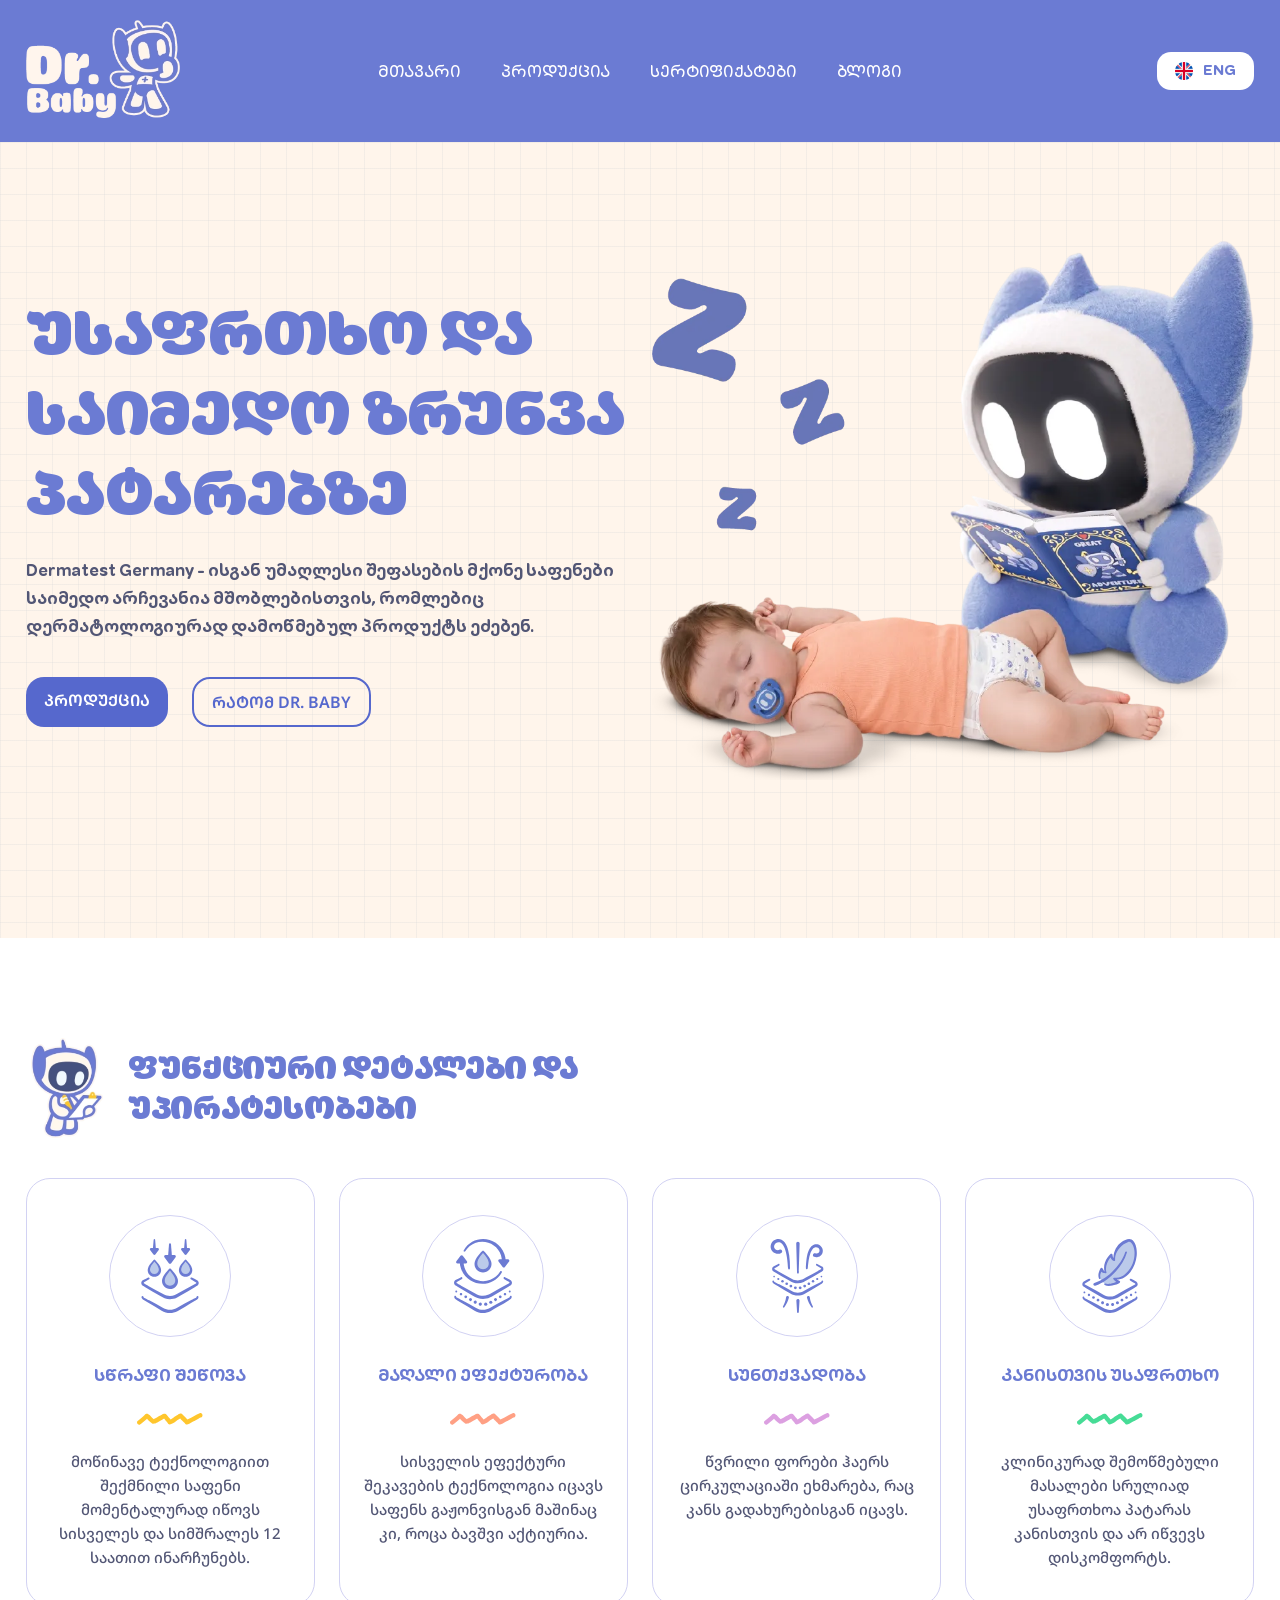
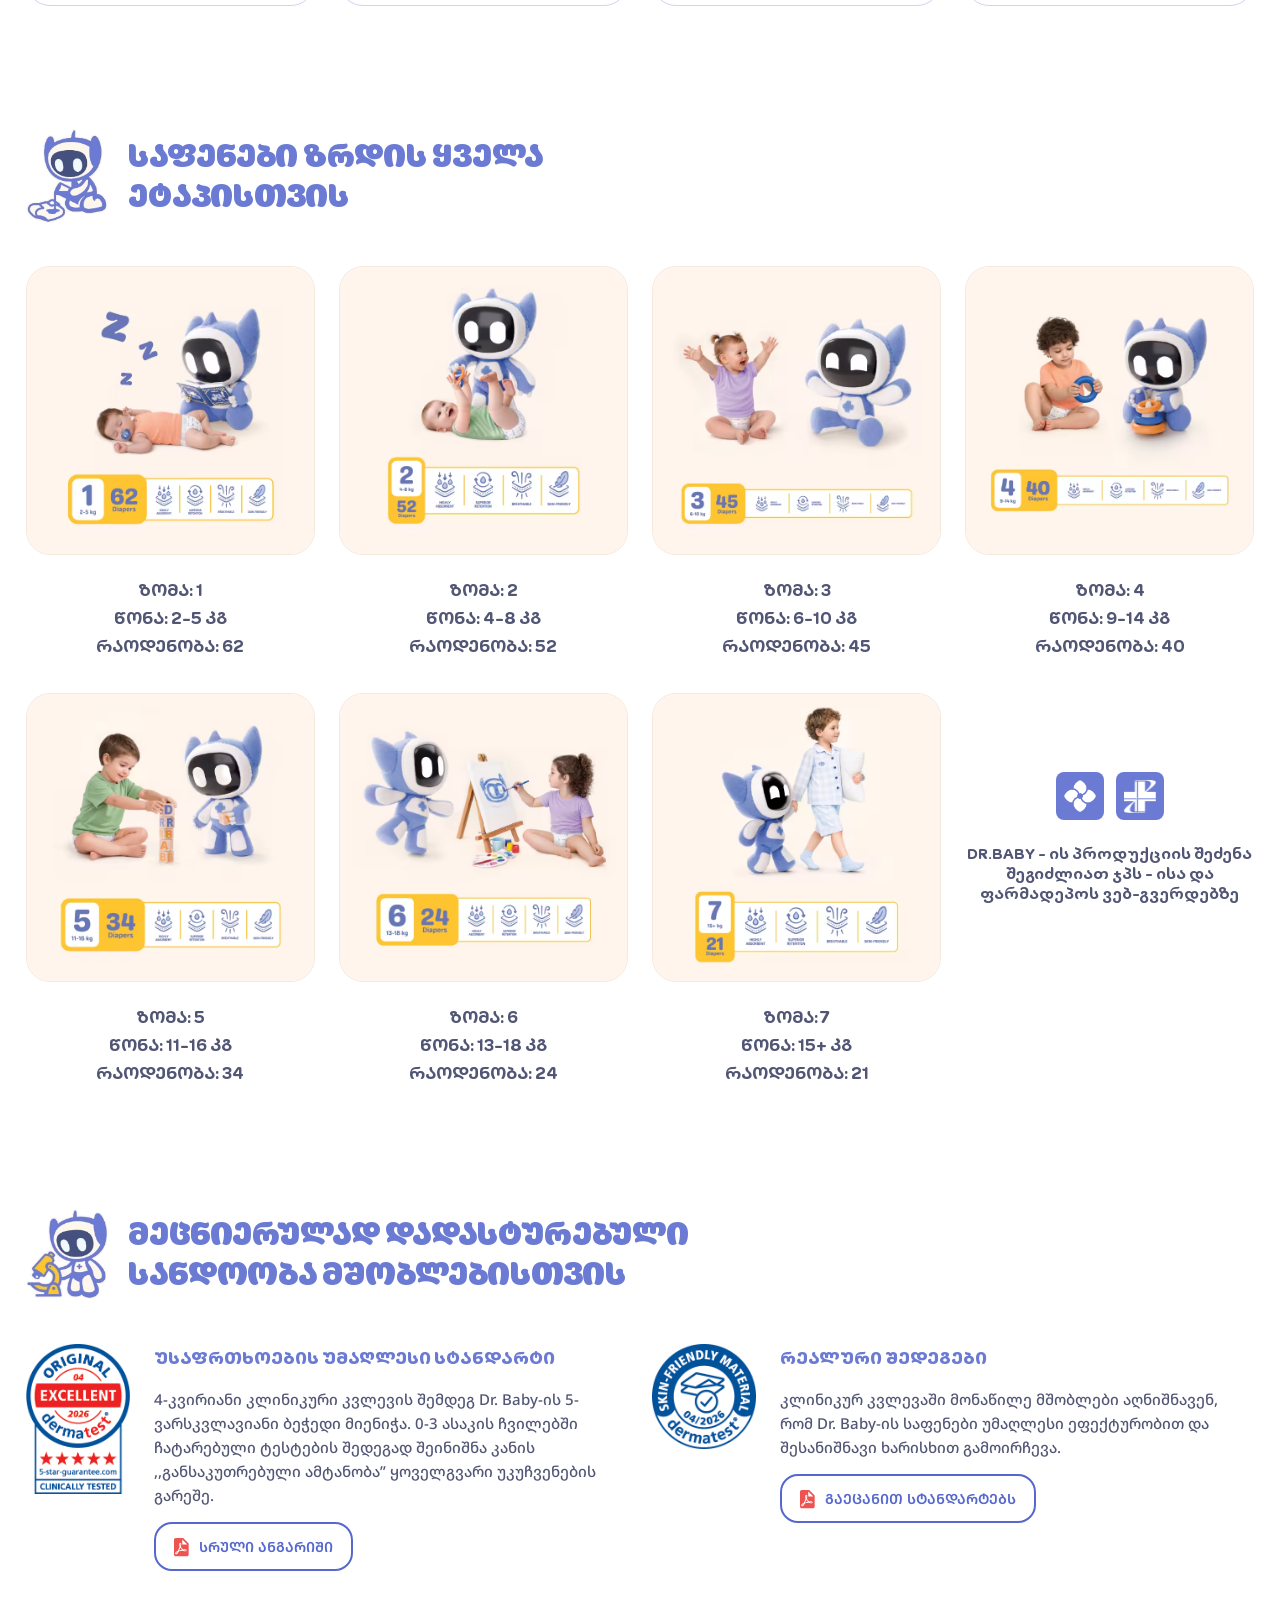
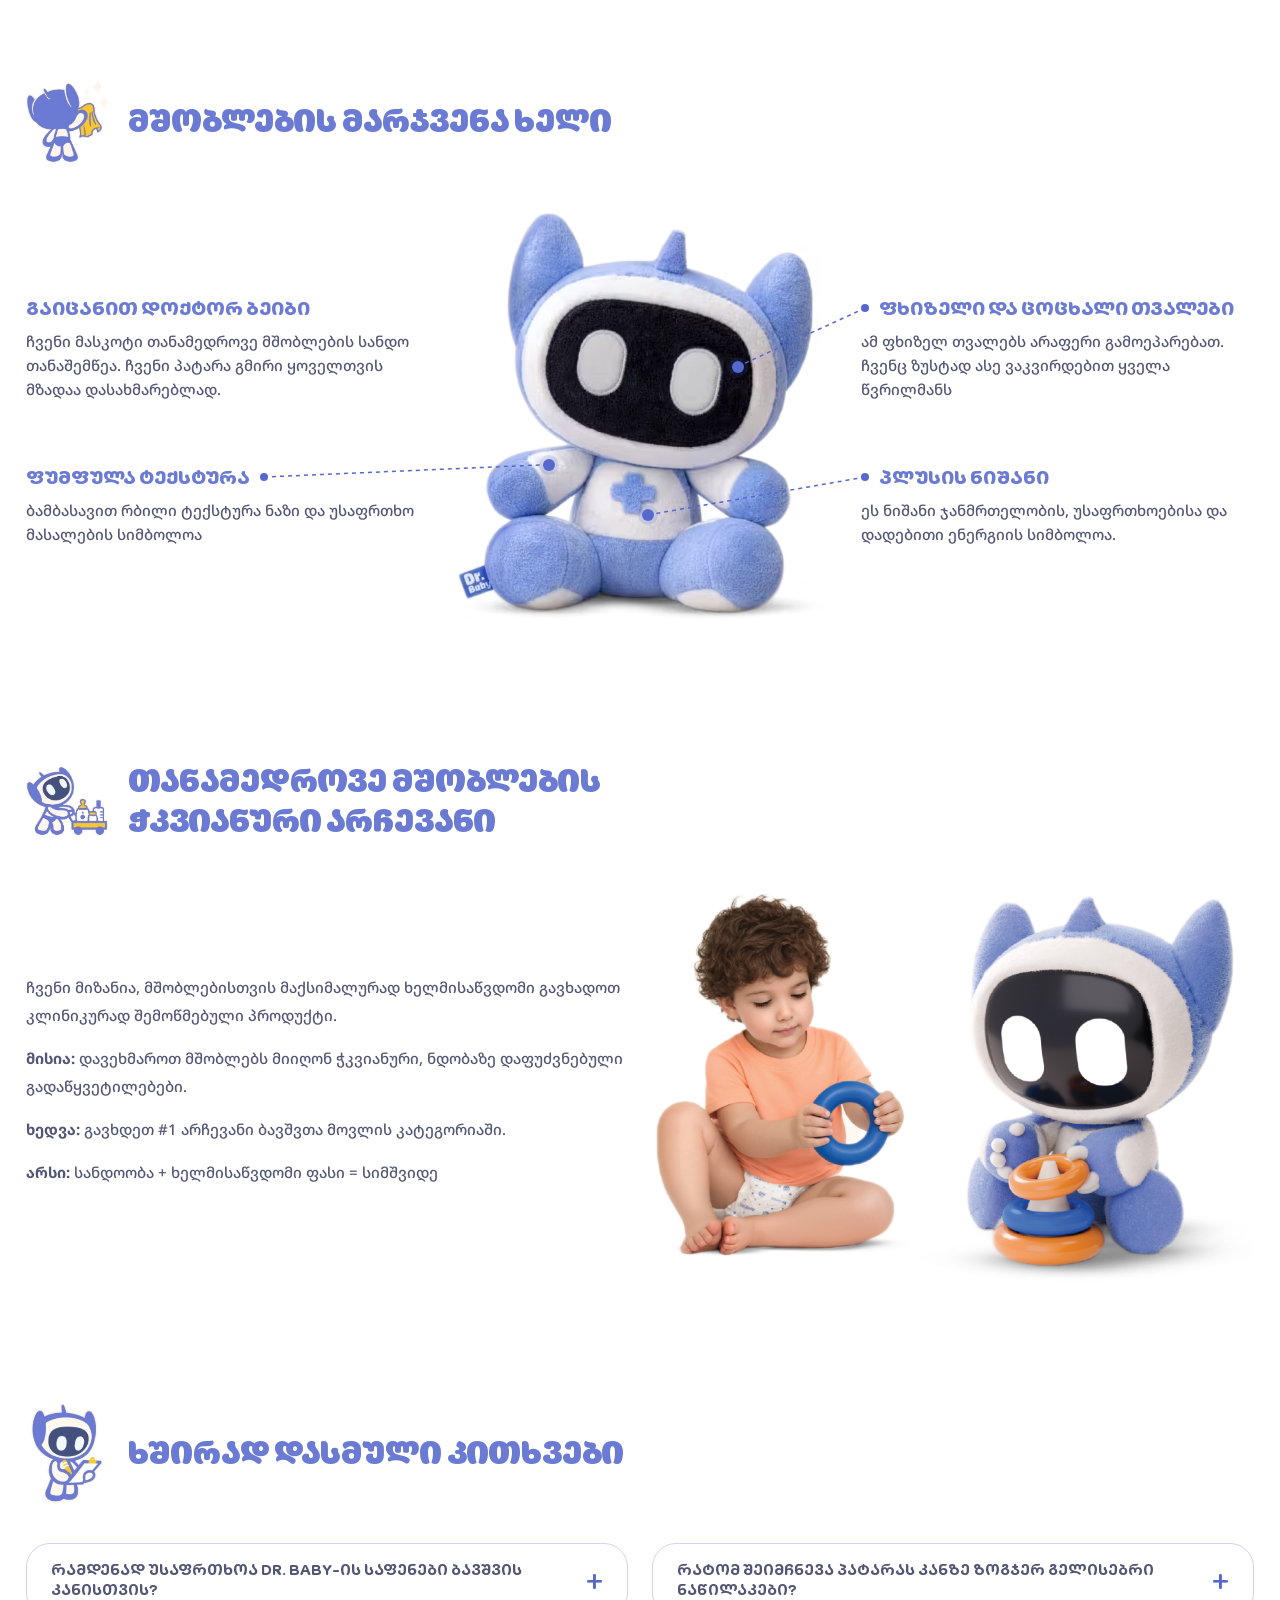
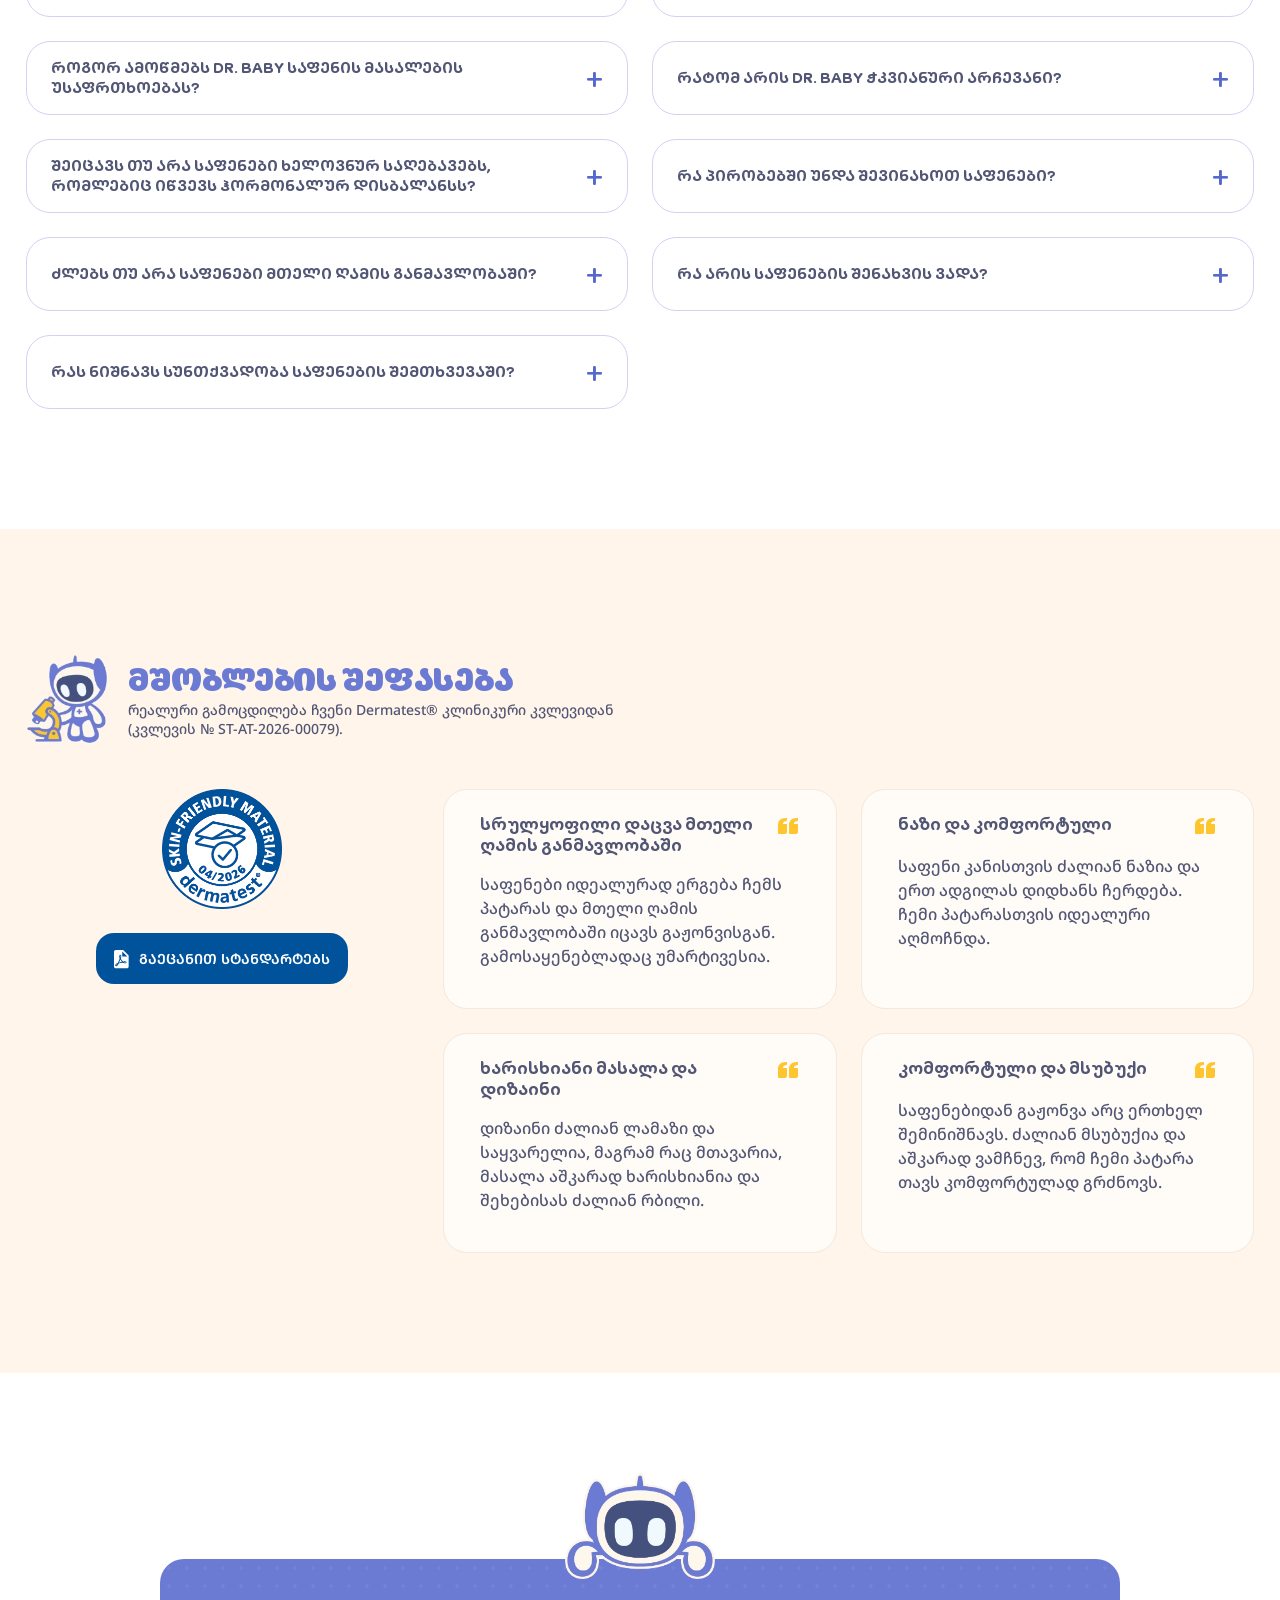
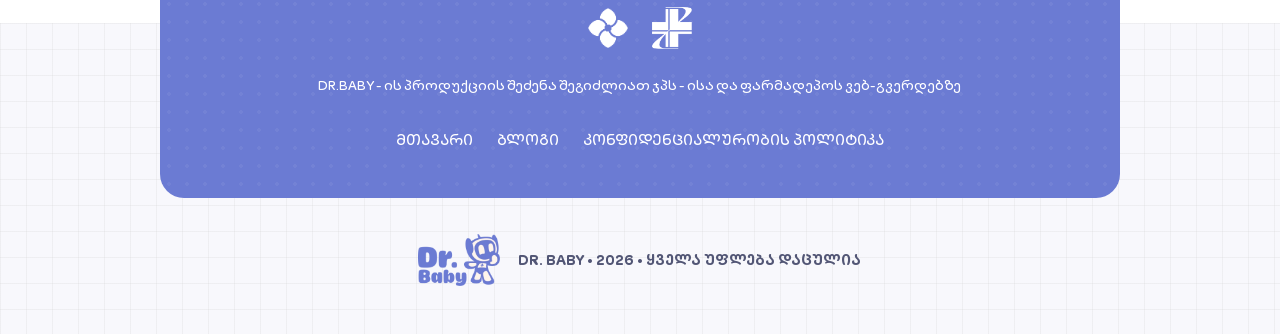
<file: index.html>
<!doctype html>
<html lang="ka_GE">
    <head>
        <!-- Global Meta Tags -->
        <meta charset="UTF-8" />
        <meta name="description" content="Iwebs HTML Meta Description" />
        <meta name="keywords" content="Iwebs, HTML, Meta, Keywords" />
        <meta name="author" content="Tsotne Kalandadze" />
        <meta name="copyright" content="Tsotne Kalandadze" />
        <meta name="robots" content="index,follow" />
        <meta name="theme-color" content="#000" />
        <meta name="viewport" content="width=device-width, initial-scale=1.0" />
        <!-- Open Graph Meta Tags -->
        <meta property="og:title" content="Iwebs HTML Open Graph Meta Title" />
        <meta property="og:type" content="website/article" />
        <meta property="og:url" content="https://localhost/" />
        <meta
            property="og:image"
            content="https://localhost/assets/media/images/meta-image.jpg"
        />
        <meta property="og:site_name" content="Iwebs HTML" />
        <meta
            property="og:description"
            content="Iwebs HTML Open Graph Meta Description"
        />
        <!-- Twitter Card Meta Tags -->
        <meta name="twitter:card" content="summary_large_image" />
        <meta
            name="twitter:description"
            content="Iwebs HTML Twitter Card Meta Description"
        />
        <meta
            name="twitter:title"
            content="Iwebs HTML Twitter Card Meta Title"
        />
        <meta
            name="twitter:image"
            content="https://localhost/assets/media/images/meta-image.jpg"
        />
        <meta name="twitter:site" content="@iwebshtml" />
        <meta name="twitter:creator" content="@iwebshtml" />
        <!-- Favicons -->
        <link
            rel="apple-touch-icon"
            sizes="180x180"
            href="assets/media/images/favicon/apple-touch-icon.png"
        />
        <link
            rel="icon"
            type="image/png"
            sizes="32x32"
            href="assets/media/images/favicon/favicon-32x32.png"
        />
        <link
            rel="icon"
            type="image/png"
            sizes="16x16"
            href="assets/media/images/favicon/favicon-16x16.png"
        />
        <link rel="manifest" href="site.webmanifest" />
        <!-- Title -->
        <title>Iwebs HTML - Title Tag</title>
        <!-- Canonical URLs -->
        <link rel="canonical" href="https://localhost/" />
        <!-- Styles -->
        <link rel="stylesheet" href="assets/css/fonts.css" />
        <link rel="stylesheet" href="assets/css/main.css" />
        <link rel="stylesheet" href="assets/css/responsive.css" />
    </head>
    <body>
        <header class="main-header">
            <div class="main-header-ui container">
                <div class="header-ui-lft">
                    <a href="#">
                        <img class="header-logo-img" 
                        title="Dr. Baby"
                        alt="Dr. Baby Logo" 
                        src="assets/media/images/drbaby-logo-white.webp">
                    </a>
                </div>

                <div class="header-ui-ctr">
                    <input type="checkbox" id="hamburger" class="hamburger" />
                    <label for="hamburger" class="hamburger-label">
                        <div class="hamburger-icon">
                            <div></div>
                        </div>
                    </label>
                    <nav class="main-nav">
                        <ul>
                            <li><a href="#">მთავარი</a></li>
                            <li><a href="#">პროდუქცია</a></li>
                            <li><a href="#">სერტიფიქატები</a></li>
                            <li><a href="#">ბლოგი</a></li>
                        </ul>
                    </nav>
                </div>

                <div class="header-ui-rgt">
                    <a href="index-en.html" class="lang-btn">
                        <div class="lang-btn-icon lang-btn-en"></div>
                        <span class="lang-btn-txt">ENG</span>
                    </a>
                </div>
            </div>
        </header>
        <!-- /END OF MAIN HEADER -->

        <main class="main-content">

            <section class="hero-section">
                <div class="hero-section-ui container grid grid-2">
                    <div class="hero-section-lft">
                        <div class="hero-section-lft-ui">
                            <h1 class="hero-section-h1">უსაფრთხო და საიმედო ზრუნვა პატარებზე</h1>
                            <h2 class="hero-section-h2">Dermatest Germany - ისგან უმაღლესი შეფასების მქონე საფენები საიმედო არჩევანია მშობლებისთვის, რომლებიც დერმატოლოგიურად დამოწმებულ პროდუქტს ეძებენ.</h2>
                            <div class="hero-btns">
                                <a href="#" class="btn-standard btn-purple">პროდუქცია</a>
                                <a href="#" class="btn-standard btn-transparent">რატომ dr. baby</a>
                            </div>
                        </div>
                    </div>
                    <div class="hero-section-rgt">
                        <div class="hero-section-img-div"></div>
                    </div>
                </div>
            </section>
            <!-- /END OF HERO SECTION -->

            <section class="features-section">
                <div class="features-section-ui container">
                    
                    <div class="section-header">
                        <div class="section-header-lft">
                            <div class="section-mascot features-section-mascot"></div>
                            <h3 class="section-header-h3">ფუნქციური დეტალები და უპირატესობები</h3>
                        </div>
                    </div>

                    <div class="features-cards grid grid-4">
                        
                        <div class="features-card">
                            <div class="features-card-icon features-card-icon-1"></div>
                            <span class="features-card-title">სწრაფი შეწოვა</span>
                            <div class="features-card-line features-card-line-1"></div>
                            <span class="features-card-txt">მოწინავე ტექნოლოგიით შექმნილი საფენი მომენტალურად იწოვს სისველეს და სიმშრალეს 12 საათით ინარჩუნებს.</span>
                        </div>

                        <div class="features-card">
                            <div class="features-card-icon features-card-icon-2"></div>
                            <span class="features-card-title">მაღალი ეფექტურობა</span>
                            <div class="features-card-line features-card-line-2"></div>
                            <span class="features-card-txt">სისველის ეფექტური შეკავების ტექნოლოგია იცავს საფენს გაჟონვისგან მაშინაც კი, როცა ბავშვი აქტიურია.</span>
                        </div>

                        <div class="features-card">
                            <div class="features-card-icon features-card-icon-3"></div>
                            <span class="features-card-title">სუნთქვადობა</span>
                            <div class="features-card-line features-card-line-3"></div>
                            <span class="features-card-txt">წვრილი ფორები ჰაერს ცირკულაციაში ეხმარება, რაც კანს გადახურებისგან იცავს.</span>
                        </div>

                        <div class="features-card">
                            <div class="features-card-icon features-card-icon-4"></div>
                            <span class="features-card-title">კანისთვის უსაფრთხო</span>
                            <div class="features-card-line features-card-line-4"></div>
                            <span class="features-card-txt">კლინიკურად შემოწმებული მასალები სრულიად უსაფრთხოა პატარას კანისთვის და არ იწვევს დისკომფორტს.</span>
                        </div>
                    
                    </div>
                
                </div>
            </section>
            <!-- /END OF FEATURES SECTION -->

            <section class="products-section">
                <div class="products-section-ui container">
                    
                    <div class="section-header">
                        <div class="section-header-lft">
                            <div class="section-mascot products-section-mascot"></div>
                            <h3 class="section-header-h3">საფენები ზრდის ყველა ეტაპისთვის</h3>
                        </div>
                    </div>

                    <div class="product-cards grid grid-4">
                        
                        <div class="product-card">
                            <div class="product-card-img-div">
                                <img class="product-card-img img-scale" 
                                alt="DR.BABY Product Image"
                                title="DR.BABY Product Image"
                                src="assets/media/images/product-images/Product-1-1.avif">
                            </div>
                            <div class="product-card-info">
                                <span class="product-card-info-txt">ზომა: 1</span>
                                <span class="product-card-info-txt">წონა: 2-5 კგ</span>
                                <span class="product-card-info-txt">რაოდენობა: 62</span>
                            </div>
                        </div>

                        <div class="product-card">
                            <div class="product-card-img-div">
                                <img class="product-card-img img-scale" 
                                alt="DR.BABY Product Image"
                                title="DR.BABY Product Image"
                                src="assets/media/images/product-images/Product-2-2.avif">
                            </div>
                            <div class="product-card-info">
                                <span class="product-card-info-txt">ზომა: 2</span>
                                <span class="product-card-info-txt">წონა: 4-8 კგ</span>
                                <span class="product-card-info-txt">რაოდენობა: 52</span>
                            </div>
                        </div>

                        <div class="product-card">
                            <div class="product-card-img-div">
                                <img class="product-card-img img-scale" 
                                alt="DR.BABY Product Image"
                                title="DR.BABY Product Image"
                                src="assets/media/images/product-images/Product-3-3.avif">
                            </div>
                            <div class="product-card-info">
                                <span class="product-card-info-txt">ზომა: 3</span>
                                <span class="product-card-info-txt">წონა: 6-10 კგ</span>
                                <span class="product-card-info-txt">რაოდენობა: 45</span>
                            </div>
                        </div>

                        <div class="product-card">
                            <div class="product-card-img-div">
                                <img class="product-card-img img-scale" 
                                alt="DR.BABY Product Image"
                                title="DR.BABY Product Image"
                                src="assets/media/images/product-images/Product-4-4.avif">
                            </div>
                            <div class="product-card-info">
                                <span class="product-card-info-txt">ზომა: 4</span>
                                <span class="product-card-info-txt">წონა: 9-14 კგ</span>
                                <span class="product-card-info-txt">რაოდენობა: 40</span>
                            </div>
                        </div>

                        <div class="product-card">
                            <div class="product-card-img-div">
                                <img class="product-card-img img-scale" 
                                alt="DR.BABY Product Image"
                                title="DR.BABY Product Image"
                                src="assets/media/images/product-images/Product-5-5.avif">
                            </div>
                            <div class="product-card-info">
                                <span class="product-card-info-txt">ზომა: 5</span>
                                <span class="product-card-info-txt">წონა: 11-16 კგ</span>
                                <span class="product-card-info-txt">რაოდენობა: 34</span>
                            </div>
                        </div>

                        <div class="product-card">
                            <div class="product-card-img-div">
                                <img class="product-card-img img-scale" 
                                alt="DR.BABY Product Image"
                                title="DR.BABY Product Image"
                                src="assets/media/images/product-images/Product-6-6.avif">
                            </div>
                            <div class="product-card-info">
                                <span class="product-card-info-txt">ზომა: 6</span>
                                <span class="product-card-info-txt">წონა: 13-18 კგ</span>
                                <span class="product-card-info-txt">რაოდენობა: 24</span>
                            </div>
                        </div>

                        <div class="product-card">
                            <div class="product-card-img-div">
                                <img class="product-card-img img-scale" 
                                alt="DR.BABY Product Image"
                                title="DR.BABY Product Image"
                                src="assets/media/images/product-images/Product-7-7.avif">
                            </div>
                            <div class="product-card-info">
                                <span class="product-card-info-txt">ზომა: 7</span>
                                <span class="product-card-info-txt">წონა: 15+ კგ</span>
                                <span class="product-card-info-txt">რაოდენობა: 21</span>
                            </div>
                        </div>

                        <div class="product-card">
                            <div class="product-buy-info-div">
                                <div class="product-buy-info">
                                    <div class="product-buy-logos-div">
                                        <a href="#" target="_blank" class="product-buy-logo-a">
                                            <img title="GPC"
                                            alt="GPC Logo"
                                            class="product-buy-logo"
                                            src="assets/media/images/gpc-logo-white.png">
                                        </a>
                                        <a href="#" target="_blank" class="product-buy-logo-a product-buy-logo-ph">
                                            <img title="Pharmadepot"
                                            alt="Pharmadepot Logo"
                                            class="product-buy-logo"
                                            src="assets/media/images/pharmadepot-logo-white.webp">
                                        </a>
                                    </div>
                                    <span class="product-buy-info-txt">DR.BABY - ის პროდუქციის შეძენა შეგიძლიათ ჯპს - ისა და ფარმადეპოს ვებ-გვერდებზე</span>
                                 </div>
                            </div>
                        </div>
                    
                    </div>
                
                </div>
            </section>
            <!-- /END OF PRODUCTS SECTION -->

            <section class="certificates-section-v2">
                <div class="certificates-section-ui-v2 container">

                    <div class="section-header">
                        <div class="section-header-lft">
                            <div class="section-mascot certificates-section-mascot"></div>
                            <h3 class="section-header-h3">მეცნიერულად დადასტურებული სანდოობა მშობლებისთვის</h3>
                        </div>
                    </div>

                    <div class="certificates-ui-v2 grid grid-2">
                        
                        <div class="certificate-v1">
                            <div class="certificate-v1-image-div">
                                <img alt=""
                                title=""
                                class="certificate-image-v1"
                                src="assets/media/images/CERTIFICATE-1.webp" alt="">
                            </div>
                            <div class="certificate-info-v1">
                                <span class="certificate-title">უსაფრთხოების უმაღლესი სტანდარტი</span>
                                <p class="certificate-description">4-კვირიანი კლინიკური კვლევის შემდეგ Dr. Baby-ის 5-ვარსკვლავიანი ბეჭედი მიენიჭა. 0-3 ასაკის ჩვილებში ჩატარებული ტესტების შედეგად შეინიშნა კანის ,,განსაკუთრებული ამტანობა” ყოველგვარი უკუჩვენების გარეშე.</p>
                                <a href="#" 
                                    target="_blank"
                                    class="btn-standard btn-transparent btn-transparent-file certificates-btn">
                                    <span class="file-btn-icon file-btn-icon-red"></span>
                                    სრული ანგარიში
                                </a>
                            </div>
                        </div>
                        
                        <div class="certificate-v1">
                            <div class="certificate-v1-image-div">
                                <img alt=""
                                title=""
                                class="certificate-image-v1"
                                src="assets/media/images/CERTIFICATE-2.webp" alt="">
                            </div>
                            <div class="certificate-info-v1">
                                <span class="certificate-title">რეალური შედეგები</span>
                                <p class="certificate-description">კლინიკურ კვლევაში მონაწილე მშობლები აღნიშნავენ, რომ Dr. Baby-ის საფენები უმაღლესი ეფექტურობით და შესანიშნავი ხარისხით გამოირჩევა.</p>
                                <a href="#" 
                                    target="_blank"
                                    class="btn-standard btn-transparent btn-transparent-file certificates-btn">
                                    <span class="file-btn-icon file-btn-icon-red"></span>
                                    გაეცანით სტანდარტებს
                                </a>
                            </div>
                        </div>
                    
                    </div>

                </div>
            </section>
            <!-- /END OF CERTIFICATES SECTION -->

            <section class="mascot-section">
                <div class="mascot-section-ui container">

                    <div class="section-header mascot-section-header">
                        <div class="section-header-lft">
                            <div class="section-mascot mascot-section-mascot"></div>
                            <h3 class="section-header-h3">მშობლების მარჯვენა ხელი</h3>
                        </div>
                    </div>

                    <div class="diagram" id="diagram">

                        <div class="col left">
                            <div class="feature">
                                <span>გაიცანით დოქტორ ბეიბი</span>
                                <p>ჩვენი მასკოტი თანამედროვე მშობლების სანდო თანაშემწეა. ჩვენი პატარა გმირი ყოველთვის მზადაა დასახმარებლად. </p>
                            </div>
                            <div class="feature" data-dot="dot-cuff">
                                <span><div class="bullet"></div>ფუმფულა ტექსტურა</span>
                                <p>ბამბასავით რბილი ტექსტურა ნაზი და უსაფრთხო მასალების სიმბოლოა</p>
                            </div>
                        </div>

                        <div class="image-col">
                            <div class="image-wrap" id="imageWrap">

                                <img 
                                alt=""
                                title=""
                                class="mascot-section-toy-img"
                                src="assets/media/images/Mascot-Toy-Transparent-W-Shadows.avif" >

                                <span class="dot" id="dot-eye"></span>
                                <span class="dot" id="dot-cross"></span>
                                <span class="dot" id="dot-cuff"></span>
                            
                            </div>
                        </div>

                        <!-- RIGHT TEXT -->
                        <div class="col right">
                            <div class="feature" data-dot="dot-eye">
                                <span><div class="bullet"></div>ფხიზელი და ცოცხალი თვალები</span>
                                <p>ამ ფხიზელ თვალებს არაფერი გამოეპარებათ. ჩვენც ზუსტად ასე ვაკვირდებით ყველა წვრილმანს</p>
                            </div>
                            <div class="feature" data-dot="dot-cross">
                                <span><div class="bullet"></div>პლუსის ნიშანი</span>
                                <p>ეს ნიშანი ჯანმრთელობის, უსაფრთხოებისა და დადებითი ენერგიის სიმბოლოა.</p>
                            </div>
                        </div>

                        <svg class="connectors" id="connectors"></svg>
                    
                    </div>

                </div>
            </section>
            <!-- /END OF ABOUT MASCOT SECTION -->

            <section class="about-us-section">
                <div class="about-us-section-ui container">

                    <div class="section-header mascot-section-header">
                        <div class="section-header-lft">
                            <div class="section-mascot about-us-section-mascot"></div>
                            <h3 class="section-header-h3">თანამედროვე მშობლების ჭკვიანური არჩევანი</h3>
                        </div>
                    </div>

                    <div class="about-us-ui grid grid-2">

                        <div class="about-us-ui-lft">
                            <div class="about-us-ui-lft-content">
                                <p class="about-us-txt">ჩვენი მიზანია, მშობლებისთვის მაქსიმალურად ხელმისაწვდომი გავხადოთ კლინიკურად შემოწმებული პროდუქტი.</p>
                                <p class="about-us-txt"><b>მისია:</b> დავეხმაროთ მშობლებს მიიღონ ჭკვიანური, ნდობაზე დაფუძვნებული გადაწყვეტილებები.</p>
                                <p class="about-us-txt"><b>ხედვა:</b> გავხდეთ #1 არჩევანი ბავშვთა მოვლის კატეგორიაში.</p> 
                                <p class="about-us-txt"><b>არსი:</b> სანდოობა + ხელმისაწვდომი ფასი = სიმშვიდე</p>
                            </div>
                        </div>

                        <div class="about-us-ui-rgt">
                            <div class="about-us-ui-img-div"></div>
                        </div>

                    </div>

                </div>
            </section>
            <!-- /END OF ABOUT US SECTION -->

            <section class="faq-section">
                <div class="faq-section-ui container">

                    <div class="section-header">
                        <div class="section-header-lft">
                            <div class="section-mascot features-section-mascot"></div>
                            <h3 class="section-header-h3">ხშირად დასმული კითხვები</h3>
                        </div>
                    </div>

                    <div class="faq-container">
                        
                        <div class="faq-column">
                            
                            <div class="faq-item">
                                <button class="faq-question">
                                    რამდენად უსაფრთხოა Dr. Baby-ის საფენები ბავშვის კანისთვის?
                                    <span class="icon">+</span>
                                </button>
                            
                                <div class="faq-answer">
                                    <div class="faq-answer-inner">
                                        <p>Dr. Baby-ის საფენები შემოწმებულია კლინიკურად დერმატოლოგიური მეთვალყურეობის ქვეშ და მიღებული აქვს 5-ვარსკვლავიანი შეფასება Dermatest Germany-ისგან. 4-კვირიანი დაკვირვების შედეგად დადგინდა, რომ პროდუქტს არ აქვს გვერდითი მოვლენები და არ იწვევს კანის გაღიზიანებას.</p>
                                    </div>
                                </div>
                            </div>

                            <div class="faq-item">
                                <button class="faq-question">
                                    როგორ ამოწმებს Dr. Baby საფენის მასალების უსაფრთხოებას?
                                    <span class="icon">+</span>
                                </button>
                            
                                <div class="faq-answer">
                                    <div class="faq-answer-inner">
                                        <p>საფენების წარმოებისას Dr. Baby არ იყენებს მავნე მასალებს. საბაზისო კომპონენტები მოწმდება ციტოტოქსიკურობაზე და არ არის ბიოაკუმულირებადი.</p>
                                    </div>
                                </div>
                            </div>

                            <div class="faq-item">
                                <button class="faq-question">
                                    შეიცავს თუ არა საფენები ხელოვნურ საღებავებს, რომლებიც იწვევს ჰორმონალურ დისბალანსს?
                                    <span class="icon">+</span>
                                </button>
                            
                                <div class="faq-answer">
                                    <div class="faq-answer-inner">
                                        <p>არა, Dr. Baby-ის საფენები არ მზადდება ისეთი მასალებისგან, რომლებიც ჰორმონალურ დისბალანსს იწვევს. საფენებში გამოყენებული პიგმენტები გარეთ არ გამოიყოფა და, შესაბამისად, არ ხვდება პატარას კანზე.</p>
                                    </div>
                                </div>
                            </div>

                             <div class="faq-item">
                                <button class="faq-question">
                                    ძლებს თუ არა საფენები მთელი ღამის განმავლობაში?
                                    <span class="icon">+</span>
                                </button>
                            
                                <div class="faq-answer">
                                    <div class="faq-answer-inner">
                                        <p>დიახ, კლინიკური კვლევით დადასტურდა, რომ საფენები მთელი ღამის განმავლობაში აკავებს სისველეს.</p>
                                    </div>
                                </div>
                            </div>

                             <div class="faq-item">
                                <button class="faq-question">
                                    რას ნიშნავს სუნთქვადობა საფენების შემთხვევაში?
                                    <span class="icon">+</span>
                                </button>
                            
                                <div class="faq-answer">
                                    <div class="faq-answer-inner">
                                        <p>საფენებში გამოყენებულია ისეთი მასალები, რომლებიც ჰაერის ცირკულაციას უწყობს ხელს. შედეგად, პატარას კანი ინარჩუნებს ნორმალურ ტემპერატურას და არ ღიზიანდება.</p>
                                    </div>
                                </div>
                            </div>

                        </div><!-- /end of faq-column-1 -->

                        <div class="faq-column">

                            <div class="faq-item">
                                <button class="faq-question">
                                    რატომ შეიმჩნევა პატარას კანზე ზოგჯერ გელისებრი ნაწილაკები? 
                                    <span class="icon">+</span>
                                </button>
                            
                                <div class="faq-answer">
                                    <div class="faq-answer-inner">
                                        <p>ეს ნაწილაკები გელისებრი მასალის ნაწილია, რომელიც არაა ტოქსიკური. თუ კანზე ამ ნაწილაკებს შეამჩნევთ, ნაზად მოაშორეთ ხელსახოცით.</p>
                                    </div>
                                </div>
                            </div>

                            <div class="faq-item">
                                <button class="faq-question">
                                    რატომ არის Dr. Baby ჭკვიანური არჩევანი?
                                    <span class="icon">+</span>
                                </button>
                            
                                <div class="faq-answer">
                                    <div class="faq-answer-inner">
                                        <p>Dr. Baby-ის საფენები ევროპული სტანდარტების მიხედვითაა დამზადებული და ამავდროულად ხელმისაწვდომი ფასით გამოირჩევა.</p>
                                    </div>
                                </div>
                            </div>

                            <div class="faq-item">
                                <button class="faq-question">
                                    რა პირობებში უნდა შევინახოთ საფენები?
                                    <span class="icon">+</span>
                                </button>
                            
                                <div class="faq-answer">
                                    <div class="faq-answer-inner">
                                        <p>შეინახეთ საფენები მშრალ, გრილ ადგილას, რომელსაც მზის პირდაპირი სინათლე არ უდგება.</p>
                                    </div>
                                </div>
                            </div>

                            <div class="faq-item">
                                <button class="faq-question">
                                    რა არის საფენების შენახვის ვადა?
                                    <span class="icon">+</span>
                                </button>
                            
                                <div class="faq-answer">
                                    <div class="faq-answer-inner">
                                        <p>რეკომენდებული პირობების დაცვის შემთხვევაში, შენახვის ვადა 12 თვეა.</p>
                                    </div>
                                </div>
                            </div>

                        </div><!-- /end of faq-column-2 -->
                    </div>

                </div>
            </section>
            <!-- /END OF FAQ SECTION -->

            <section class="ratings-section">
                <div class="ratings-section-ui container">

                     <div class="section-header">
                        <div class="section-header-lft">
                            <div class="section-mascot certificates-section-mascot"></div>
                            <div class="certificates-section-header-info">
                                <h3 class="section-header-h3">მშობლების შეფასება</h3>
                                <span class="ratings-disclaimer-txt">რეალური გამოცდილება ჩვენი Dermatest® კლინიკური კვლევიდან <br> (კვლევის № ST-AT-2026-00079).</span>
                            </div>
                        </div>
                    </div>

                    <div class="ratings-ui grid grid-3">
                        
                        <div class="ratings-ui-lft">
                            
                            <div class="ratings-certificate">
                                
                                <img title=""
                                alt=""
                                src="assets/media/images/CERTIFICATE-2.webp"
                                class="ratings-certificate-img">
                                
                                <a href="#" 
                                target="_blank"
                                class="btn-standard btn-blue btn-blue-file ratings-btn">
                                <span class="file-btn-icon file-btn-icon-blue"></span>
                                გაეცანით სტანდარტებს
                                </a>

                            </div>

                        </div>

                        <div class="ratings-ui-rgt grid grid-2">

                            <div class="rating-card">
                                <div class="rating-card-top">
                                    <span class="rating-card-title">სრულყოფილი დაცვა მთელი ღამის განმავლობაში</span>
                                    <div class="rating-card-quote-icon"></div>
                                </div>
                                <p class="rating-card-txt">საფენები იდეალურად ერგება ჩემს პატარას და მთელი ღამის განმავლობაში იცავს გაჟონვისგან. გამოსაყენებლადაც უმარტივესია.</p>
                            </div>

                            <div class="rating-card">
                                <div class="rating-card-top">
                                    <span class="rating-card-title">ნაზი და კომფორტული</span>
                                    <div class="rating-card-quote-icon"></div>
                                </div>
                                <p class="rating-card-txt">საფენი კანისთვის ძალიან ნაზია და ერთ ადგილას დიდხანს ჩერდება. ჩემი პატარასთვის იდეალური აღმოჩნდა.</p>
                            </div>

                            <div class="rating-card">
                                <div class="rating-card-top">
                                    <span class="rating-card-title">ხარისხიანი მასალა და დიზაინი</span>
                                    <div class="rating-card-quote-icon"></div>
                                </div>
                                <p class="rating-card-txt">დიზაინი ძალიან ლამაზი და საყვარელია, მაგრამ რაც მთავარია, მასალა აშკარად ხარისხიანია და შეხებისას ძალიან რბილი.</p>
                            </div>

                            <div class="rating-card">
                                <div class="rating-card-top">
                                    <span class="rating-card-title">კომფორტული და მსუბუქი</span>
                                    <div class="rating-card-quote-icon"></div>
                                </div>
                                <p class="rating-card-txt">საფენებიდან გაჟონვა არც ერთხელ შემინიშნავს. ძალიან მსუბუქია და აშკარად ვამჩნევ, რომ ჩემი პატარა თავს კომფორტულად გრძნოვს.</p>
                            </div>
                            
                        </div>

                    </div>

                </div>
            </section>
            <!-- /END OF RATINGS SECTION -->

        </main>

        <footer class="main-footer">
            <div class="main-footer-ui container">

                <div class="footer-top-ui">
                
                    <div class="footer-mascot"></div>
                    
                    <div class="footer-top">
                        <div class="footer-buy-div">
                            <div class="footer-buy-logos-div">
                                <a href="#" target="_blank" class="footer-buy-logo-a">
                                    <img title="GPC"
                                    alt="GPC Logo"
                                    class="footer-buy-logo"
                                    src="assets/media/images/gpc-logo-white.png">
                                </a>
                                <a href="#" target="_blank" class="footer-buy-logo-a footer-buy-logo-ph">
                                    <img title="Pharmadepot"
                                    alt="Pharmadepot Logo"
                                    class="footer-buy-logo"
                                    src="assets/media/images/pharmadepot-logo-white.webp">
                                </a>
                            </div>
                            <span class="footer-info-txt">DR.BABY - ის პროდუქციის შეძენა შეგიძლიათ ჯპს - ისა და ფარმადეპოს ვებ-გვერდებზე</span>
                        </div>
                        <nav class="footer-nav">
                            <ul class="footer-nav-ul">
                                <li class="footer-nav-li">
                                    <a href="#" class="footer-nav-a">მთავარი</a>
                                </li>
                                <li class="footer-nav-li">
                                    <a href="#" class="footer-nav-a">ბლოგი</a>
                                </li>
                                <li class="footer-nav-li">
                                    <a href="#" class="footer-nav-a">კონფიდენციალურობის პოლიტიკა</a>
                                </li>
                            </ul>
                        </nav>
                    </div>

                </div>

                <div class="footer-bottom-info">
                    <img alt=""
                    title=""
                    class="footer-logo-img"
                    src="assets/media/images/drbaby-logo-1.webp">
                    <span class="footer-copyright-txt">Dr. Baby   •   2026   •   ყველა უფლება დაცულია</span>
                </div>

            </div>
        </footer>

        <script src="assets/js/script.js"></script>
    </body>
</html>
</file>
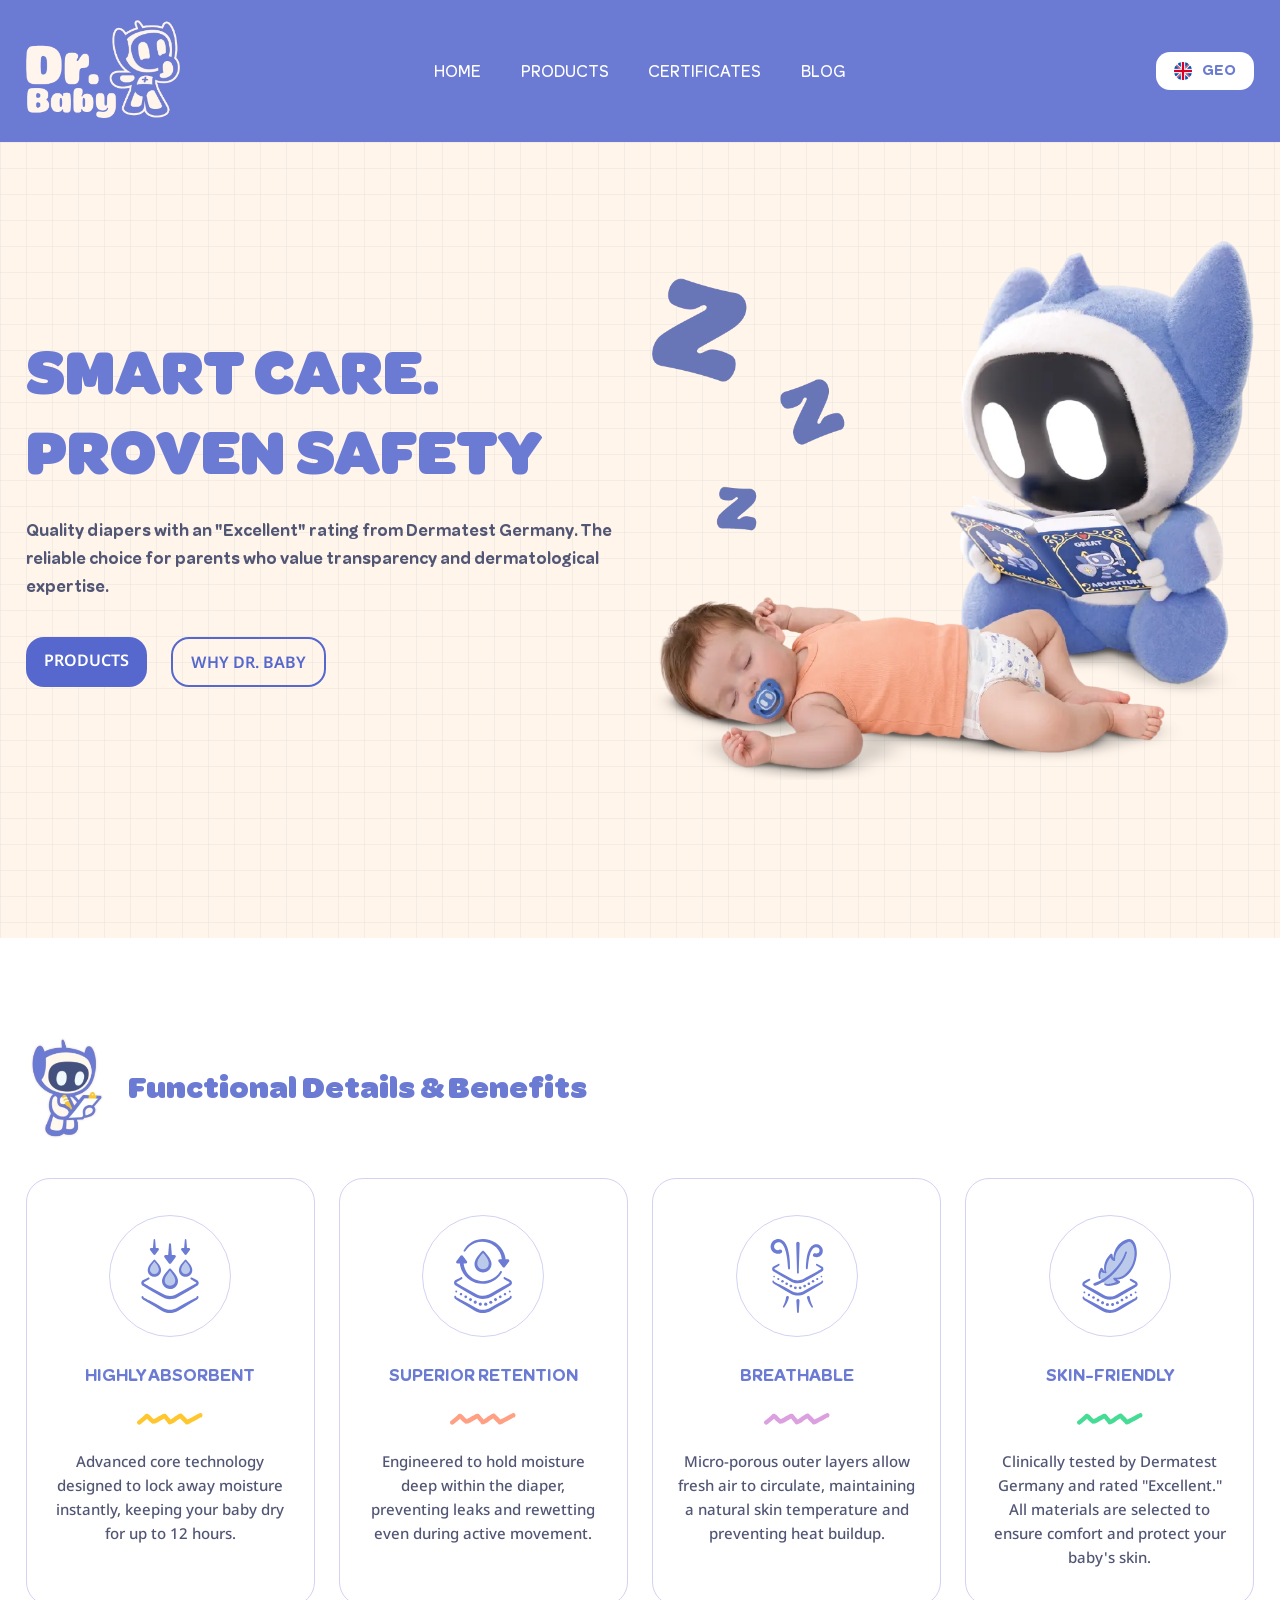
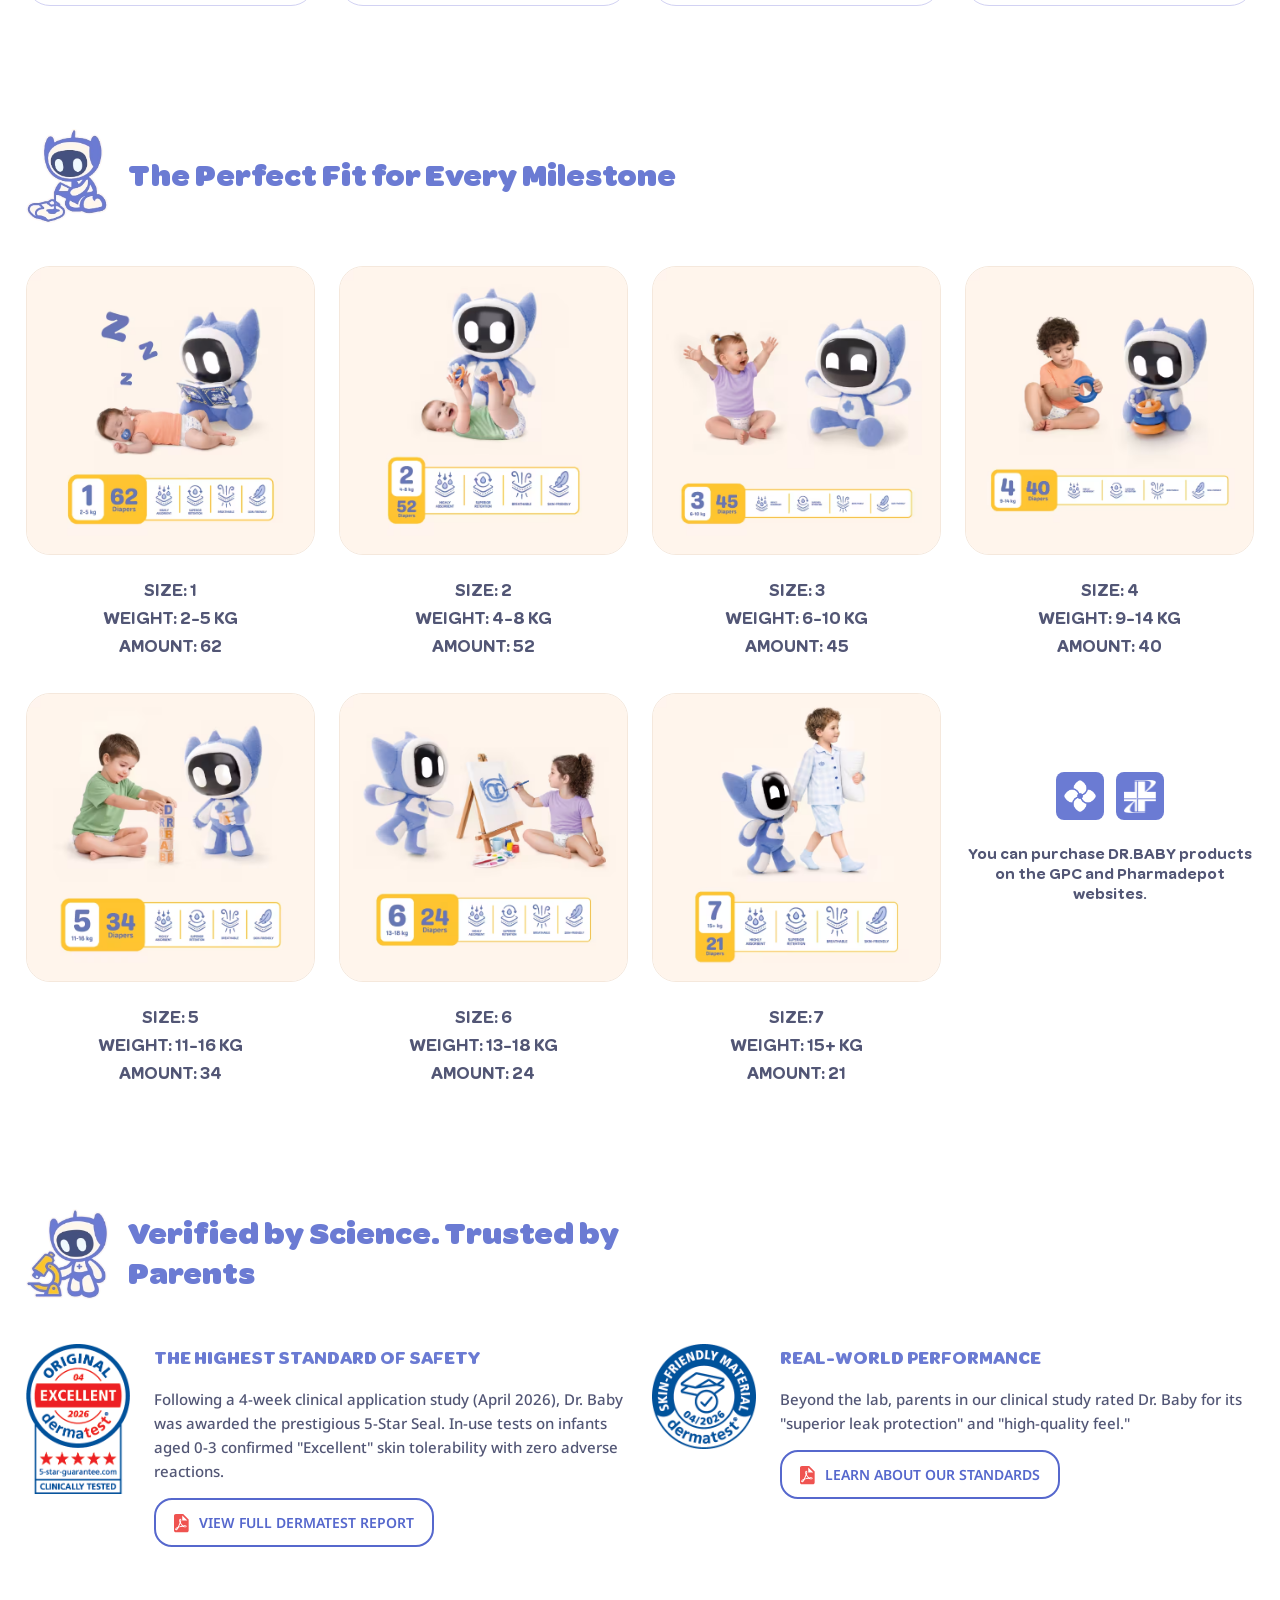
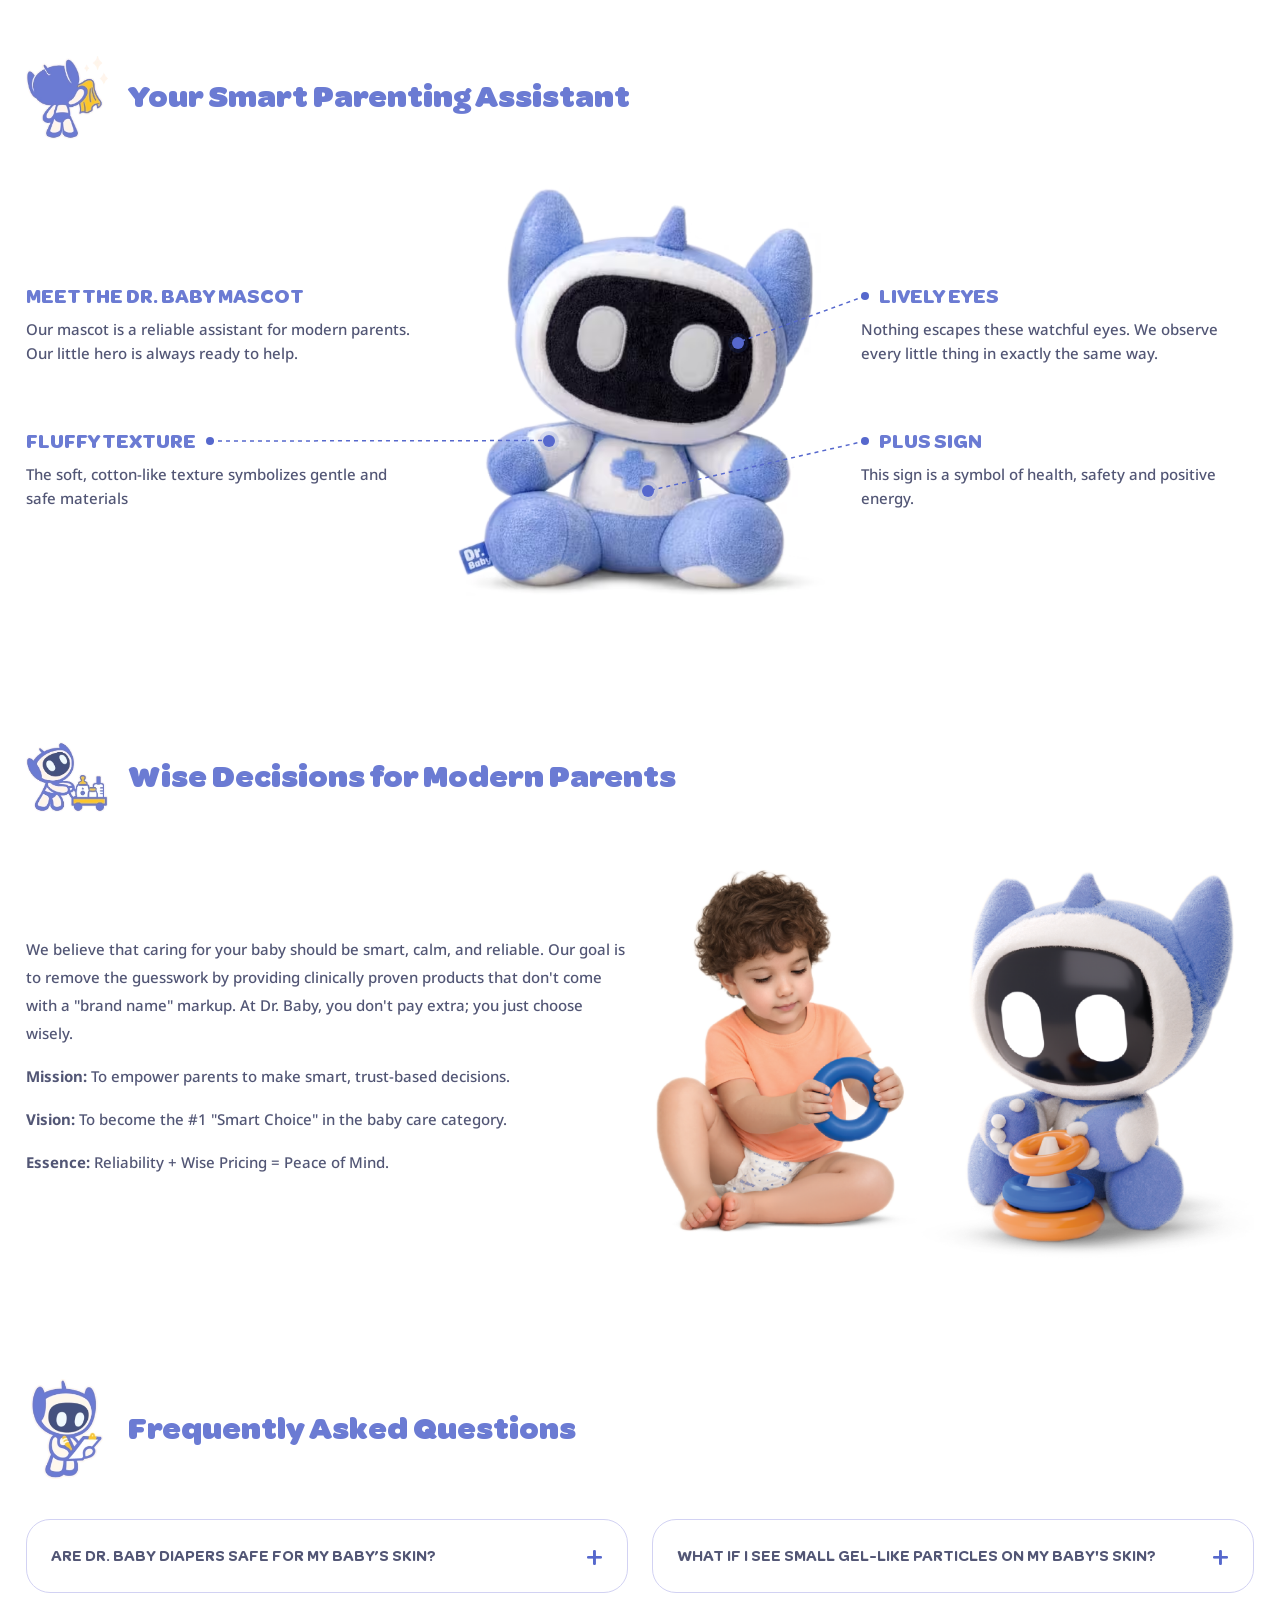
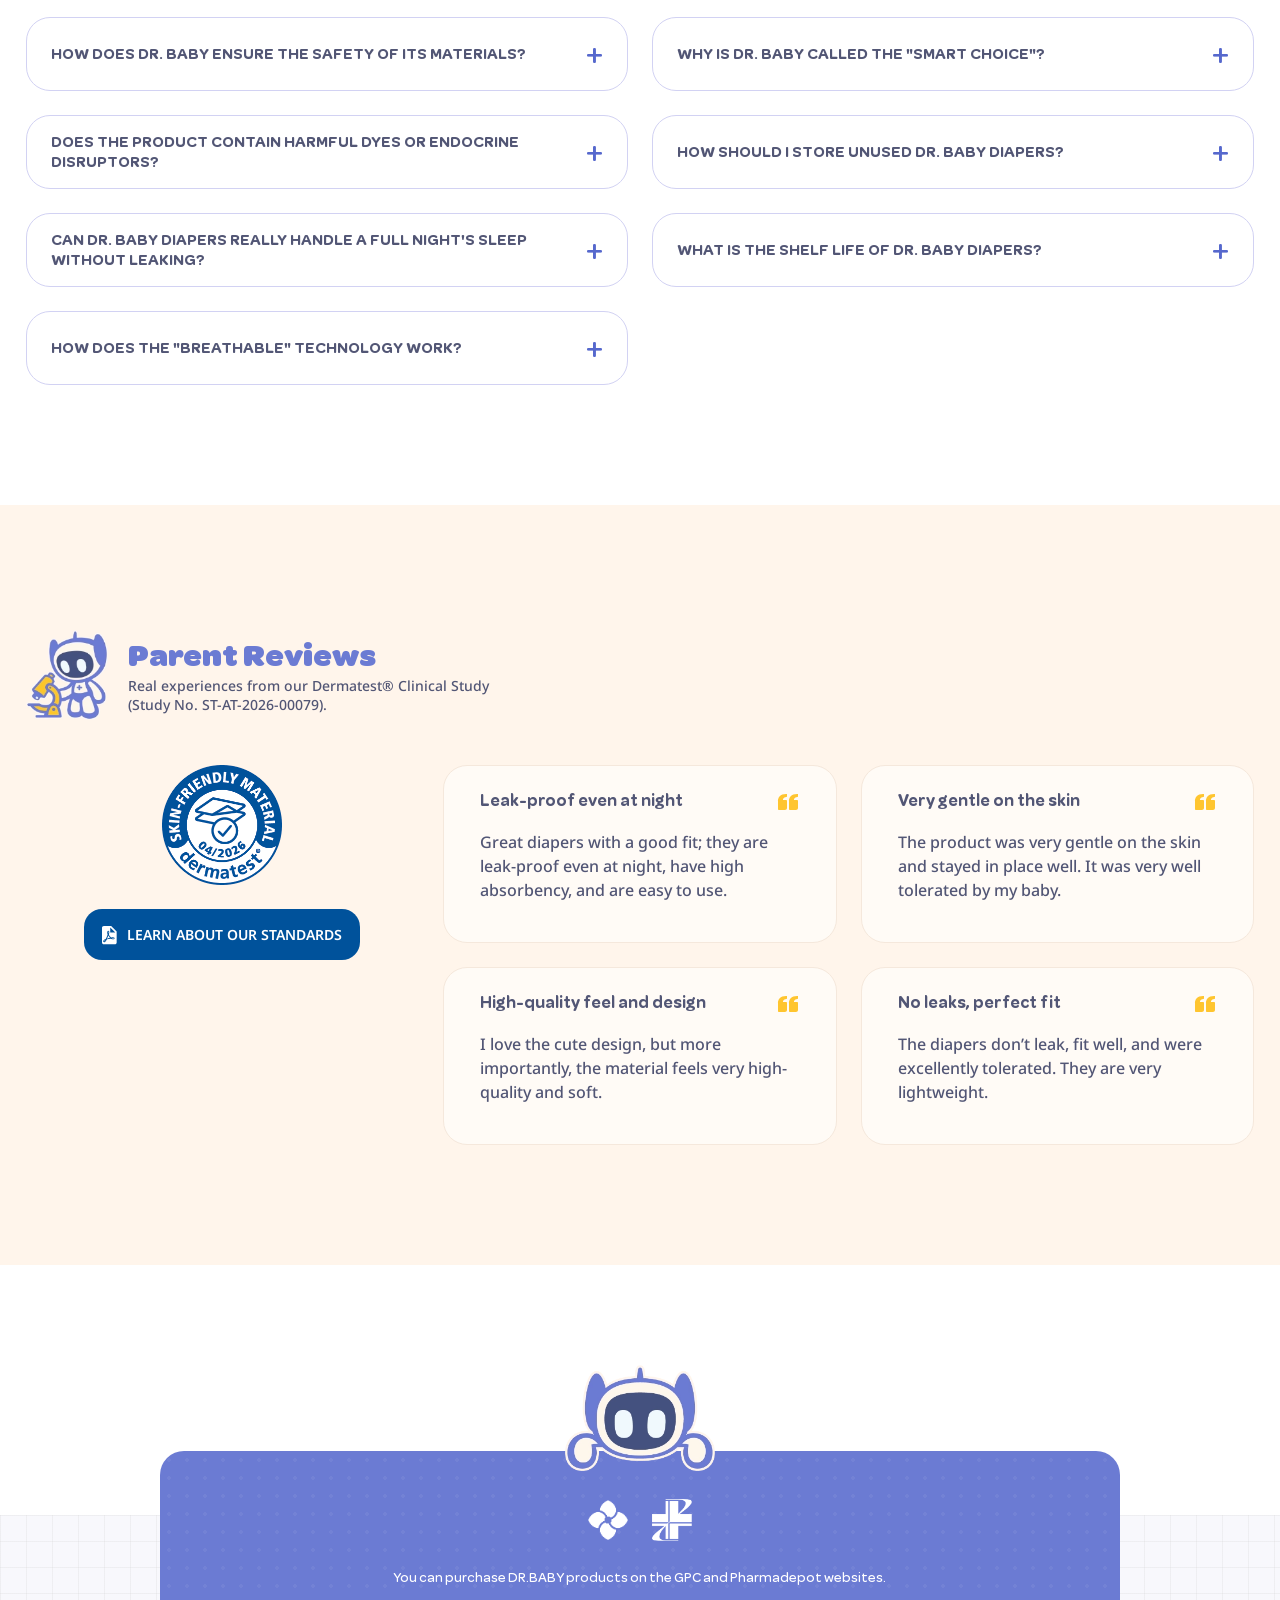
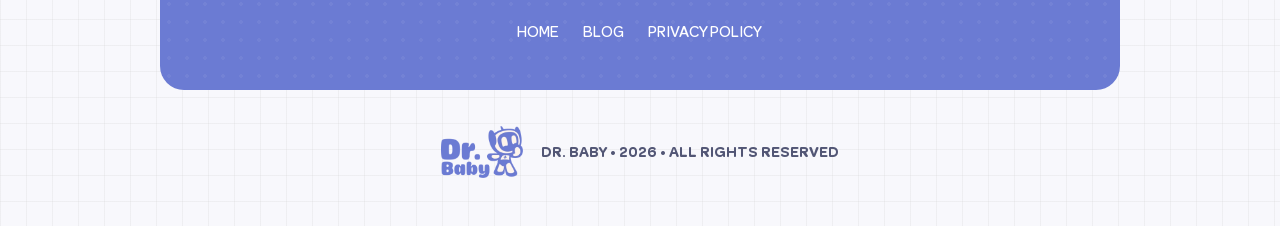
<file: index-en.html>
<!doctype html>
<html lang="ka_GE">
    <head>
        <!-- Global Meta Tags -->
        <meta charset="UTF-8" />
        <meta name="description" content="Iwebs HTML Meta Description" />
        <meta name="keywords" content="Iwebs, HTML, Meta, Keywords" />
        <meta name="author" content="Tsotne Kalandadze" />
        <meta name="copyright" content="Tsotne Kalandadze" />
        <meta name="robots" content="index,follow" />
        <meta name="theme-color" content="#000" />
        <meta name="viewport" content="width=device-width, initial-scale=1.0" />
        <!-- Open Graph Meta Tags -->
        <meta property="og:title" content="Iwebs HTML Open Graph Meta Title" />
        <meta property="og:type" content="website/article" />
        <meta property="og:url" content="https://localhost/" />
        <meta
            property="og:image"
            content="https://localhost/assets/media/images/meta-image.jpg"
        />
        <meta property="og:site_name" content="Iwebs HTML" />
        <meta
            property="og:description"
            content="Iwebs HTML Open Graph Meta Description"
        />
        <!-- Twitter Card Meta Tags -->
        <meta name="twitter:card" content="summary_large_image" />
        <meta
            name="twitter:description"
            content="Iwebs HTML Twitter Card Meta Description"
        />
        <meta
            name="twitter:title"
            content="Iwebs HTML Twitter Card Meta Title"
        />
        <meta
            name="twitter:image"
            content="https://localhost/assets/media/images/meta-image.jpg"
        />
        <meta name="twitter:site" content="@iwebshtml" />
        <meta name="twitter:creator" content="@iwebshtml" />
        <!-- Favicons -->
        <link
            rel="apple-touch-icon"
            sizes="180x180"
            href="assets/media/images/favicon/apple-touch-icon.png"
        />
        <link
            rel="icon"
            type="image/png"
            sizes="32x32"
            href="assets/media/images/favicon/favicon-32x32.png"
        />
        <link
            rel="icon"
            type="image/png"
            sizes="16x16"
            href="assets/media/images/favicon/favicon-16x16.png"
        />
        <link rel="manifest" href="site.webmanifest" />
        <!-- Title -->
        <title>Iwebs HTML - Title Tag</title>
        <!-- Canonical URLs -->
        <link rel="canonical" href="https://localhost/" />
        <!-- Styles -->
        <link rel="stylesheet" href="assets/css/fonts.css" />
        <link rel="stylesheet" href="assets/css/main.css" />
        <link rel="stylesheet" href="assets/css/responsive.css" />
    </head>
    <body>
        <header class="main-header">
            <div class="main-header-ui container">
                <div class="header-ui-lft">
                    <a href="#">
                        <img class="header-logo-img" 
                        title="Dr. Baby"
                        alt="Dr. Baby Logo" 
                        src="assets/media/images/drbaby-logo-white.webp">
                    </a>
                </div>

                <div class="header-ui-ctr">
                    <input type="checkbox" id="hamburger" class="hamburger" />
                    <label for="hamburger" class="hamburger-label">
                        <div class="hamburger-icon">
                            <div></div>
                        </div>
                    </label>
                    <nav class="main-nav">
                        <ul>
                            <li><a href="#">Home</a></li>
                            <li><a href="#">Products</a></li>
                            <li><a href="#">Certificates</a></li>
                            <li><a href="#">Blog</a></li>
                        </ul>
                    </nav>
                </div>

                <div class="header-ui-rgt">
                    <a href="index.html" class="lang-btn">
                        <div class="lang-btn-icon lang-btn-en"></div>
                        <span class="lang-btn-txt">GEO</span>
                    </a>
                </div>
            </div>
        </header>
        <!-- /END OF MAIN HEADER -->

        <main class="main-content">

            <section class="hero-section">
                <div class="hero-section-ui container grid grid-2">
                    <div class="hero-section-lft">
                        <div class="hero-section-lft-ui">
                            <h1 class="hero-section-h1">Smart Care. <br> Proven Safety</h1>
                            <h2 class="hero-section-h2">Quality diapers with an "Excellent" rating from Dermatest Germany. The reliable choice for parents who value transparency and dermatological expertise.</h2>
                            <div class="hero-btns">
                                <a href="#" class="btn-standard btn-purple">Products</a>
                                <a href="#" class="btn-standard btn-transparent">Why dr. baby</a>
                            </div>
                        </div>
                    </div>
                    <div class="hero-section-rgt">
                        <div class="hero-section-img-div"></div>
                    </div>
                </div>
            </section>
            <!-- /END OF HERO SECTION -->

            <section class="features-section">
                <div class="features-section-ui container">
                    
                    <div class="section-header">
                        <div class="section-header-lft">
                            <div class="section-mascot features-section-mascot"></div>
                            <h3 class="section-header-h3">Functional Details & Benefits</h3>
                        </div>
                    </div>

                    <div class="features-cards grid grid-4">
                        
                        <div class="features-card">
                            <div class="features-card-icon features-card-icon-1"></div>
                            <span class="features-card-title">HIGHLY ABSORBENT</span>
                            <div class="features-card-line features-card-line-1"></div>
                            <span class="features-card-txt">Advanced core technology designed to lock away moisture instantly, keeping your baby dry for up to 12 hours.</span>
                        </div>

                        <div class="features-card">
                            <div class="features-card-icon features-card-icon-2"></div>
                            <span class="features-card-title">SUPERIOR RETENTION</span>
                            <div class="features-card-line features-card-line-2"></div>
                            <span class="features-card-txt"> Engineered to hold moisture deep within the diaper, preventing leaks and rewetting even during active movement.</span>
                        </div>

                        <div class="features-card">
                            <div class="features-card-icon features-card-icon-3"></div>
                            <span class="features-card-title">BREATHABLE</span>
                            <div class="features-card-line features-card-line-3"></div>
                            <span class="features-card-txt">Micro-porous outer layers allow fresh air to circulate, maintaining a natural skin temperature and preventing heat buildup.</span>
                        </div>

                        <div class="features-card">
                            <div class="features-card-icon features-card-icon-4"></div>
                            <span class="features-card-title">SKIN-FRIENDLY</span>
                            <div class="features-card-line features-card-line-4"></div>
                            <span class="features-card-txt">Clinically tested by Dermatest Germany and rated "Excellent." All materials are selected to ensure comfort and protect your baby's skin.</span>
                        </div>
                    
                    </div>
                
                </div>
            </section>
            <!-- /END OF FEATURES SECTION -->

            <section class="products-section">
                <div class="products-section-ui container">
                    
                    <div class="section-header">
                        <div class="section-header-lft">
                            <div class="section-mascot products-section-mascot"></div>
                            <h3 class="section-header-h3">The Perfect Fit for Every Milestone</h3>
                        </div>
                    </div>

                    <div class="product-cards grid grid-4">
                        
                        <div class="product-card">
                            <div class="product-card-img-div">
                                <img class="product-card-img img-scale" 
                                alt="DR.BABY Product Image"
                                title="DR.BABY Product Image"
                                src="assets/media/images/product-images/Product-1-1.avif">
                            </div>
                            <div class="product-card-info">
                                <span class="product-card-info-txt">Size: 1</span>
                                <span class="product-card-info-txt">Weight: 2-5 KG</span>
                                <span class="product-card-info-txt">Amount: 62</span>
                            </div>
                        </div>

                        <div class="product-card">
                            <div class="product-card-img-div">
                                <img class="product-card-img img-scale" 
                                alt="DR.BABY Product Image"
                                title="DR.BABY Product Image"
                                src="assets/media/images/product-images/Product-2-2.avif">
                            </div>
                            <div class="product-card-info">
                                <span class="product-card-info-txt">Size: 2</span>
                                <span class="product-card-info-txt">Weight: 4-8 KG</span>
                                <span class="product-card-info-txt">Amount: 52</span>
                            </div>
                        </div>

                        <div class="product-card">
                            <div class="product-card-img-div">
                                <img class="product-card-img img-scale" 
                                alt="DR.BABY Product Image"
                                title="DR.BABY Product Image"
                                src="assets/media/images/product-images/Product-3-3.avif">
                            </div>
                            <div class="product-card-info">
                                <span class="product-card-info-txt">Size: 3</span>
                                <span class="product-card-info-txt">Weight: 6-10 KG</span>
                                <span class="product-card-info-txt">Amount: 45</span>
                            </div>
                        </div>

                        <div class="product-card">
                            <div class="product-card-img-div">
                                <img class="product-card-img img-scale" 
                                alt="DR.BABY Product Image"
                                title="DR.BABY Product Image"
                                src="assets/media/images/product-images/Product-4-4.avif">
                            </div>
                            <div class="product-card-info">
                                <span class="product-card-info-txt">Size: 4</span>
                                <span class="product-card-info-txt">Weight: 9-14 KG</span>
                                <span class="product-card-info-txt">Amount: 40</span>
                            </div>
                        </div>

                        <div class="product-card">
                            <div class="product-card-img-div">
                                <img class="product-card-img img-scale" 
                                alt="DR.BABY Product Image"
                                title="DR.BABY Product Image"
                                src="assets/media/images/product-images/Product-5-5.avif">
                            </div>
                            <div class="product-card-info">
                                <span class="product-card-info-txt">Size: 5</span>
                                <span class="product-card-info-txt">Weight: 11-16 KG</span>
                                <span class="product-card-info-txt">Amount: 34</span>
                            </div>
                        </div>

                        <div class="product-card">
                            <div class="product-card-img-div">
                                <img class="product-card-img img-scale" 
                                alt="DR.BABY Product Image"
                                title="DR.BABY Product Image"
                                src="assets/media/images/product-images/Product-6-6.avif">
                            </div>
                            <div class="product-card-info">
                                <span class="product-card-info-txt">Size: 6</span>
                                <span class="product-card-info-txt">Weight: 13-18 KG</span>
                                <span class="product-card-info-txt">Amount: 24</span>
                            </div>
                        </div>

                        <div class="product-card">
                            <div class="product-card-img-div">
                                <img class="product-card-img img-scale" 
                                alt="DR.BABY Product Image"
                                title="DR.BABY Product Image"
                                src="assets/media/images/product-images/Product-7-7.avif">
                            </div>
                            <div class="product-card-info">
                                <span class="product-card-info-txt">Size: 7</span>
                                <span class="product-card-info-txt">Weight: 15+ KG</span>
                                <span class="product-card-info-txt">Amount: 21</span>
                            </div>
                        </div>

                        <div class="product-card">
                            <div class="product-buy-info-div">
                                <div class="product-buy-info">
                                    <div class="product-buy-logos-div">
                                       <a href="#" target="_blank" class="product-buy-logo-a">
                                            <img title="GPC"
                                            alt="GPC Logo"
                                            class="product-buy-logo"
                                            src="assets/media/images/gpc-logo-white.png">
                                        </a>
                                        <a href="#" target="_blank" class="product-buy-logo-a product-buy-logo-ph">
                                            <img title="Pharmadepot"
                                            alt="Pharmadepot Logo"
                                            class="product-buy-logo"
                                            src="assets/media/images/pharmadepot-logo-white.webp">
                                        </a>
                                    </div>
                                    <span class="product-buy-info-txt">You can purchase DR.BABY products on the GPC and Pharmadepot websites.</span>
                                 </div>
                            </div>
                        </div>
                    
                    </div>
                
                </div>
            </section>
            <!-- /END OF PRODUCTS SECTION -->

            <section class="certificates-section-v2">
                <div class="certificates-section-ui-v2 container">

                    <div class="section-header">
                        <div class="section-header-lft">
                            <div class="section-mascot certificates-section-mascot"></div>
                            <h3 class="section-header-h3">Verified by Science. Trusted by Parents</h3>
                        </div>
                    </div>

                    <div class="certificates-ui-v2 grid grid-2">
                        
                        <div class="certificate-v1">
                            <div class="certificate-v1-image-div">
                                <img alt=""
                                title=""
                                class="certificate-image-v1"
                                src="assets/media/images/CERTIFICATE-1.webp" alt="">
                            </div>
                            <div class="certificate-info-v1">
                                <span class="certificate-title">The Highest Standard of Safety</span>
                                <p class="certificate-description">Following a 4-week clinical application study (April 2026), Dr. Baby was awarded the prestigious 5-Star Seal. In-use tests on infants aged 0-3 confirmed "Excellent" skin tolerability with zero adverse reactions.</p>
                                <a href="#" 
                                    target="_blank"
                                    class="btn-standard btn-transparent btn-transparent-file certificates-btn">
                                    <span class="file-btn-icon file-btn-icon-red"></span>
                                    View Full Dermatest Report
                                </a>
                            </div>
                        </div>
                        
                        <div class="certificate-v1">
                            <div class="certificate-v1-image-div">
                                <img alt=""
                                title=""
                                class="certificate-image-v1"
                                src="assets/media/images/CERTIFICATE-2.webp" alt="">
                            </div>
                            <div class="certificate-info-v1">
                                <span class="certificate-title">Real-World Performance</span>
                                <p class="certificate-description">Beyond the lab, parents in our clinical study rated Dr. Baby for its "superior leak protection" and "high-quality feel."</p>
                                <a href="#" 
                                    target="_blank"
                                    class="btn-standard btn-transparent btn-transparent-file certificates-btn">
                                    <span class="file-btn-icon file-btn-icon-red"></span>
                                    Learn About Our Standards
                                </a>
                            </div>
                        </div>
                    
                    </div>

                </div>
            </section>
            <!-- /END OF CERTIFICATES SECTION -->

            <section class="mascot-section">
                <div class="mascot-section-ui container">

                    <div class="section-header mascot-section-header">
                        <div class="section-header-lft">
                            <div class="section-mascot mascot-section-mascot"></div>
                            <h3 class="section-header-h3">Your Smart Parenting Assistant</h3>
                        </div>
                    </div>

                    <div class="diagram" id="diagram">

                        <div class="col left">
                            <div class="feature">
                                <span>Meet the Dr. Baby Mascot</span>
                                <p>Our mascot is a reliable assistant for modern parents. Our little hero is always ready to help.</p>
                            </div>
                            <div class="feature" data-dot="dot-cuff">
                                <span><div class="bullet"></div>Fluffy texture</span>
                                <p>The soft, cotton-like texture symbolizes gentle and safe materials</p>
                            </div>
                        </div>

                        <div class="image-col">
                            <div class="image-wrap" id="imageWrap">

                                <img 
                                alt=""
                                title=""
                                class="mascot-section-toy-img"
                                src="assets/media/images/Mascot-Toy-Transparent-W-Shadows.avif" >

                                <span class="dot" id="dot-eye"></span>
                                <span class="dot" id="dot-cross"></span>
                                <span class="dot" id="dot-cuff"></span>
                            
                            </div>
                        </div>

                        <!-- RIGHT TEXT -->
                        <div class="col right">
                            <div class="feature" data-dot="dot-eye">
                                <span><div class="bullet"></div>lively eyes</span>
                                <p>Nothing escapes these watchful eyes. We observe every little thing in exactly the same way.</p>
                            </div>
                            <div class="feature" data-dot="dot-cross">
                                <span><div class="bullet"></div>Plus Sign</span>
                                <p>This sign is a symbol of health, safety and positive energy.</p>
                            </div>
                        </div>

                        <svg class="connectors" id="connectors"></svg>
                    
                    </div>

                </div>
            </section>
            <!-- /END OF ABOUT MASCOT SECTION -->

            <section class="about-us-section">
                <div class="about-us-section-ui container">

                    <div class="section-header mascot-section-header">
                        <div class="section-header-lft">
                            <div class="section-mascot about-us-section-mascot"></div>
                            <h3 class="section-header-h3">Wise Decisions for Modern Parents</h3>
                        </div>
                    </div>

                    <div class="about-us-ui grid grid-2">

                        <div class="about-us-ui-lft">
                            <div class="about-us-ui-lft-content">
                                <p class="about-us-txt">We believe that caring for your baby should be smart, calm, and reliable. Our goal is to remove the guesswork by providing clinically proven products that don't come with a "brand name" markup. At Dr. Baby, you don't pay extra; you just choose wisely.</p>
                                <p class="about-us-txt"><b>Mission:</b> To empower parents to make smart, trust-based decisions.</p>
                                <p class="about-us-txt"><b>Vision:</b> To become the #1 "Smart Choice" in the baby care category.</p> 
                                <p class="about-us-txt"><b>Essence:</b> Reliability + Wise Pricing = Peace of Mind.</p>
                            </div>
                        </div>

                        <div class="about-us-ui-rgt">
                            <div class="about-us-ui-img-div"></div>
                        </div>

                    </div>

                </div>
            </section>
            <!-- /END OF ABOUT US SECTION -->

            <section class="faq-section">
                <div class="faq-section-ui container">

                    <div class="section-header">
                        <div class="section-header-lft">
                            <div class="section-mascot features-section-mascot"></div>
                            <h3 class="section-header-h3">Frequently Asked Questions</h3>
                        </div>
                    </div>

                    <div class="faq-container">
                        
                        <div class="faq-column">
                            
                            <div class="faq-item">
                                <button class="faq-question">
                                    Are Dr. Baby diapers safe for my baby’s skin?
                                    <span class="icon">+</span>
                                </button>
                            
                                <div class="faq-answer">
                                    <div class="faq-answer-inner">
                                        <p>Yes. Dr. Baby diapers have been clinically tested under dermatological control and awarded the 5-Star Seal by Dermatest Germany. In a 4-week clinical study (April 2026), the product was rated "Excellent" with zero skin reactions or irritation reported among test subjects.</p>
                                    </div>
                                </div>
                            </div>

                            <div class="faq-item">
                                <button class="faq-question">
                                    How does Dr. Baby ensure the safety of its materials?
                                    <span class="icon">+</span>
                                </button>
                            
                                <div class="faq-answer">
                                    <div class="faq-answer-inner">
                                        <p>We prioritize safety at the source by selecting non-hazardous raw materials. Our core components, such as the breathable films and nonwoven fabrics, are evaluated for cytotoxicity and skin compatibility. They contain no substances of very high concern (SVHC) and are not classified as persistent, bioaccumulative, or toxic (PBT).</p>
                                    </div>
                                </div>
                            </div>

                            <div class="faq-item">
                                <button class="faq-question">
                                    Does the product contain harmful dyes or endocrine disruptors?
                                    <span class="icon">+</span>
                                </button>
                            
                                <div class="faq-answer">
                                    <div class="faq-answer-inner">
                                        <p>No. Our materials do not contain substances with endocrine-disrupting properties. Any pigments used are encapsulated within the resin and are not intended for release, ensuring they do not come into direct contact with your baby's skin.</p>
                                    </div>
                                </div>
                            </div>

                             <div class="faq-item">
                                <button class="faq-question">
                                    Can Dr. Baby diapers really handle a full night's sleep without leaking?
                                    <span class="icon">+</span>
                                </button>
                            
                                <div class="faq-answer">
                                    <div class="faq-answer-inner">
                                        <p>Yes. Our "Superior Retention" technology is designed to hold moisture deep within the diaper. During our clinical study, parents specifically noted that the diapers are "leak-proof even at night" and maintain their fit even during active movement.</p>
                                    </div>
                                </div>
                            </div>

                             <div class="faq-item">
                                <button class="faq-question">
                                    How does the "Breathable" technology work?
                                    <span class="icon">+</span>
                                </button>
                            
                                <div class="faq-answer">
                                    <div class="faq-answer-inner">
                                        <p>Dr. Baby uses a specialized Polyethylene Breathable Film. This material is designed to prevent leaks while allowing air to circulate, which helps maintain a natural skin temperature and protects the skin from moisture-related irritation.</p>
                                    </div>
                                </div>
                            </div>

                        </div><!-- /end of faq-column-1 -->

                        <div class="faq-column">

                            <div class="faq-item">
                                <button class="faq-question">
                                    What if I see small gel-like particles on my baby's skin? 
                                    <span class="icon">+</span>
                                </button>
                            
                                <div class="faq-answer">
                                    <div class="faq-answer-inner">
                                        <p>These particles are part of our safe, absorbent gelling material. Like all ingredients in our diapers, this material is non-toxic and is not a skin sensitizer. If particles appear, they can be easily removed by gently wiping your baby's skin.</p>
                                    </div>
                                </div>
                            </div>

                            <div class="faq-item">
                                <button class="faq-question">
                                    Why is Dr. Baby called the "Smart Choice"?
                                    <span class="icon">+</span>
                                </button>
                            
                                <div class="faq-answer">
                                    <div class="faq-answer-inner">
                                        <p>Dr. Baby represents a balance of high-level European testing and wise pricing. We invest in independent laboratory verification, like our Dermatest® "Excellent" rating, to provide the same level of safety as legacy brands without the expensive marketing markups.</p>
                                    </div>
                                </div>
                            </div>

                            <div class="faq-item">
                                <button class="faq-question">
                                    How should I store unused Dr. Baby diapers?
                                    <span class="icon">+</span>
                                </button>
                            
                                <div class="faq-answer">
                                    <div class="faq-answer-inner">
                                        <p>To maintain optimal functional properties, keep diapers in a dry, cool, and closed environment away from direct sunlight.</p>
                                    </div>
                                </div>
                            </div>

                            <div class="faq-item">
                                <button class="faq-question">
                                    What is the shelf life of Dr. Baby diapers?
                                    <span class="icon">+</span>
                                </button>
                            
                                <div class="faq-answer">
                                    <div class="faq-answer-inner">
                                        <p>When stored correctly, our high-quality materials are expected to remain stable with no loss of functional properties for at least 12 months from the date of manufacture.</p>
                                    </div>
                                </div>
                            </div>

                        </div><!-- /end of faq-column-2 -->
                    </div>

                </div>
            </section>
            <!-- /END OF FAQ SECTION -->

            <section class="ratings-section">
                <div class="ratings-section-ui container">

                    <div class="section-header">
                        <div class="section-header-lft">
                            <div class="section-mascot certificates-section-mascot"></div>
                            <div class="certificates-section-header-info">
                                <h3 class="section-header-h3">Parent Reviews</h3>
                                <span class="ratings-disclaimer-txt">Real experiences from our Dermatest® Clinical Study <br> (Study No. ST-AT-2026-00079).</span>
                            </div>
                        </div>
                    </div>

                    <div class="ratings-ui grid grid-3">
                        
                        <div class="ratings-ui-lft">
                            
                            <div class="ratings-certificate">
                                
                                <img title=""
                                alt=""
                                src="assets/media/images/CERTIFICATE-2.webp"
                                class="ratings-certificate-img">
                                
                                <a href="#" 
                                target="_blank"
                                class="btn-standard btn-blue btn-blue-file ratings-btn">
                                <span class="file-btn-icon file-btn-icon-blue"></span>
                                Learn About Our Standards
                                </a>

                            </div>

                        </div>

                        <div class="ratings-ui-rgt grid grid-2">

                            <div class="rating-card">
                                <div class="rating-card-top">
                                    <span class="rating-card-title">Leak-proof even at night</span>
                                    <div class="rating-card-quote-icon"></div>
                                </div>
                                <p class="rating-card-txt">Great diapers with a good fit; they are leak-proof even at night, have high absorbency, and are easy to use.</p>
                            </div>

                            <div class="rating-card">
                                <div class="rating-card-top">
                                    <span class="rating-card-title">Very gentle on the skin</span>
                                    <div class="rating-card-quote-icon"></div>
                                </div>
                                <p class="rating-card-txt">The product was very gentle on the skin and stayed in place well. It was very well tolerated by my baby.</p>
                            </div>

                            <div class="rating-card">
                                <div class="rating-card-top">
                                    <span class="rating-card-title">High-quality feel and design</span>
                                    <div class="rating-card-quote-icon"></div>
                                </div>
                                <p class="rating-card-txt">I love the cute design, but more importantly, the material feels very high-quality and soft.</p>
                            </div>

                            <div class="rating-card">
                                <div class="rating-card-top">
                                    <span class="rating-card-title">No leaks, perfect fit</span>
                                    <div class="rating-card-quote-icon"></div>
                                </div>
                                <p class="rating-card-txt">The diapers don’t leak, fit well, and were excellently tolerated. They are very lightweight.</p>
                            </div>
                            
                        </div>

                    </div>

                </div>
            </section>
            <!-- /END OF RATINGS SECTION -->

        </main>

        <footer class="main-footer">
            <div class="main-footer-ui container">

                <div class="footer-top-ui">
                
                    <div class="footer-mascot"></div>
                    
                    <div class="footer-top">
                        <div class="footer-buy-div">
                            <div class="footer-buy-logos-div">
                                <a href="#" target="_blank" class="footer-buy-logo-a">
                                    <img title="GPC"
                                    alt="GPC Logo"
                                    class="footer-buy-logo"
                                    src="assets/media/images/gpc-logo-white.png">
                                </a>
                                <a href="#" target="_blank" class="footer-buy-logo-a footer-buy-logo-ph">
                                    <img title="Pharmadepot"
                                    alt="Pharmadepot Logo"
                                    class="footer-buy-logo"
                                    src="assets/media/images/pharmadepot-logo-white.webp">
                                </a>
                            </div>
                            <span class="footer-info-txt">You can purchase DR.BABY products on the GPC and Pharmadepot websites.</span>
                        </div>
                        <nav class="footer-nav">
                            <ul class="footer-nav-ul">
                                <li class="footer-nav-li">
                                    <a href="#" class="footer-nav-a">Home</a>
                                </li>
                                <li class="footer-nav-li">
                                    <a href="#" class="footer-nav-a">Blog</a>
                                </li>
                                <li class="footer-nav-li">
                                    <a href="#" class="footer-nav-a">Privacy Policy</a>
                                </li>
                            </ul>
                        </nav>
                    </div>

                </div>

                <div class="footer-bottom-info">
                    <img alt=""
                    title=""
                    class="footer-logo-img"
                    src="assets/media/images/drbaby-logo-1.webp">
                    <span class="footer-copyright-txt">Dr. Baby   •   2026   •   All Rights Reserved</span>
                </div>

            </div>
        </footer>

        <script src="assets/js/script.js"></script>
    </body>
</html>
</file>
<file: assets/css/fonts.css>
@font-face {
    font-family: 'OmnesGeorgian';
    src: url('../fonts/OmnesGeorgian-Black.woff2') format('woff2');
    font-weight: 900;
    font-style: normal;
    font-display: swap;
}

@font-face {
    font-family: 'OmnesGeorgian';
    src: url('../fonts/OmnesGeorgian-Bold.woff2') format('woff2');
    font-weight: bold;
    font-style: normal;
    font-display: swap;
}

@font-face {
    font-family: 'OmnesGeorgian';
    src: url('../fonts/OmnesGeorgian-SemiBold.woff2') format('woff2');
    font-weight: 600;
    font-style: normal;
    font-display: swap;
}

@font-face {
    font-family: 'OmnesGeorgian';
    src: url('../fonts/OmnesGeorgian-Medium.woff2') format('woff2');
    font-weight: 500;
    font-style: normal;
    font-display: swap;
}

@font-face {
    font-family: 'Noto Sans Georgian';
    src: url('../fonts/NotoSansGeorgian-Bold.woff2') format('woff2');
    font-weight: bold;
    font-style: normal;
    font-display: swap;
}

@font-face {
    font-family: 'Noto Sans Georgian';
    src: url('../fonts/NotoSansGeorgian-SemiBold.woff2') format('woff2');
    font-weight: 600;
    font-style: normal;
    font-display: swap;
}

@font-face {
    font-family: 'Noto Sans Georgian';
    src: url('../fonts/NotoSansGeorgian-Medium.woff2') format('woff2');
    font-weight: 500;
    font-style: normal;
    font-display: swap;
}

@font-face {
    font-family: 'SN Pro';
    src: url('../fonts/SNPro-Black.woff2') format('woff2');
    font-weight: 900;
    font-style: normal;
    font-display: swap;
}

@font-face {
    font-family: 'SN Pro';
    src: url('../fonts/SNPro-Bold.woff2') format('woff2');
    font-weight: bold;
    font-style: normal;
    font-display: swap;
}

@font-face {
    font-family: 'SN Pro';
    src: url('../fonts/SNPro-SemiBold.woff2') format('woff2');
    font-weight: 600;
    font-style: normal;
    font-display: swap;
}

@font-face {
    font-family: 'SN Pro';
    src: url('../fonts/SNPro-Medium.woff2') format('woff2');
    font-weight: 500;
    font-style: normal;
    font-display: swap;
}

:root {
    --font-primary: "OmnesGeorgian";  
    --font-regular: "Noto Sans Georgian";
    --font-weight-black: 900;
    --font-weight-bold: bold;
    --font-weight-semibold: 600;
    --font-weight-medium: 500;
}

body.eng {
    --font-primary: "SN Pro";
}
</file>
<file: assets/css/main.css>
/*
|---------------------------------------------------------
| MAIN LAYOUT                                      1440PX
|---------------------------------------------------------
|
*/

html {
    scroll-behavior: smooth;
}

body {
    margin: 0;
    min-height: 100vh;
    display: flex;
    flex-direction: column;
    min-width: 340px;
}

.main-content {
    flex: 1;
}

.container {
    width: 96%;
    max-width: 1440px;
    margin: 0 auto;
}

.main-footer {
    margin-top: 250px;
    position: relative;
    background: lightslategray;
}

/*
|---------------------------------------------------------
| GLOBAL STYLES                                    1440PX
|---------------------------------------------------------
|
*/

/* Grid Styles */

.grid {
    display: grid;
    gap: 24px;
}

.grid-1 { grid-template-columns: 1fr; }
.grid-2 { grid-template-columns: repeat(2, 1fr); }
.grid-3 { grid-template-columns: repeat(3, 1fr); }
.grid-4 { grid-template-columns: repeat(4, 1fr); }

:root {
    
    /* Colors */
    --full-black: #000;
    --full-white: #fff;
    --main-txt: #525675;
    --main-purple: #6B7BD3;
    --purple-darker: #5668CD;
    --silent-white: #FFF5EB;
    --main-yellow: #FFC52C;
    --rich-grey: #3B3B3B;
    --white-lilac: #F8F8FC;
    --moon-raker: #D2D2F3;
    --medium-electric-blue: #00529B;
    --cotton-white: #FFFBF6;

    /* Borders */
    --border-radius-main: 24px;
    --border-radius-btn: 18px;
    --border-radius-lang-btn: 14px;
    --border-standard: 1px solid var(--moon-raker);
    --border-yellow: 1px solid #F5E8DC;

    /* Margins and Paddings */
    --section-padding-06-12: 60px 0 120px;
    --section-padding-12-06: 120px 0 60px;
    --section-padding-10-12: 100px 0 120px;
    --section-padding-12-12: 120px 0 120px; 
    --section-padding-12-10: 120px 0 100px; 
    --section-padding-0-12: 0 0 120px;

}

.hero-section { padding: var(--section-padding-06-12); }
.features-section { padding: var(--section-padding-10-12); }
.certificates-section-v2 { padding: var(--section-padding-12-10); }
.about-us-section { padding: var(--section-padding-12-12); }
.faq-section { padding: var(--section-padding-0-12) }
.ratings-section { padding: var(--section-padding-12-12); }

/* Buttons */
.btn-standard {
    display: flex;
    gap: 10px;
    font-size: 16px;
    padding: 12px 18px;
    box-sizing: border-box;
    text-decoration: none;
    font-family: var(--font-regular);
    text-transform: uppercase;
    font-feature-settings: "case" on;
    font-weight: var(--font-weight-semibold);
    border-radius: var(--border-radius-btn);
    transition: background-color 0.3s ease; 
}

.btn-purple { 
    color: var(--full-white);
    background-color: var(--purple-darker);
}

.btn-purple:hover {
    background-color: #404d99;
}

.btn-transparent {
    color: var(--purple-darker);
    border: 2px solid var(--purple-darker);
}

.btn-transparent:hover {
    color: var(--full-white);
    background-color: #404d99;
    border: 2px solid #404d99;
}

.btn-transparent-file, .btn-blue-file {
    display: flex;
    font-size: 14px;
    align-items: center;
}

.file-btn-icon {
    width: 15px;
    height: 19px;
    margin-top: 2px;
    min-width: 15px;
    background-size: 15px 19px;
    background-repeat: no-repeat;
}

.file-btn-icon-red {
    background-image: url('../media/images/pdf-icon-red.svg');
}

.file-btn-icon-blue {
    background-image: url('../media/images/pdf-icon-white-1.svg');
}

.btn-blue {
    color: var(--full-white);
    background-color: var(--medium-electric-blue);
}

.btn-blue:hover {
    background-color: #053f72;
}

/* Section Header */
.section-header {
    display: flex;
    padding-bottom: 40px;
}

.section-header-wq {
    gap: 24px;
}

.section-header-wq .section-header-lft  {
    width: 50%;
}

.section-header-lft {
    display: flex;
    gap: 20px;
    width: 100%;
    max-width: 708px;
    align-items: center;  
}

.section-mascot {
    min-width: 82px;
    height: 100px;
    background-size: contain;
    background-repeat: no-repeat;
    background-position: center;       
}

.section-header-h3 {
    margin: 0;
    font-size: 32px;
    line-height: 40px;
    color: var(--main-purple);
    font-family: var(--font-primary);
    font-feature-settings: "case" on;
    font-weight: var(--font-weight-black);
}

.section-header-rgt {
    width: 50%;
    display: flex;
    align-items: center;
    position: relative;
    background-repeat: no-repeat;
    background-size: 142px 100%;
    background-position: 20%;
    background-image: url('../media/images/quote-icon.svg');
}

.section-header-quote {
    width: 100%;
    z-index: 9;
    margin: 0;
    font-size: 15px;
    line-height: 26px;
    color: var(--main-txt);
    font-family: var(--font-regular);
    font-weight: var(--font-weight-semibold);
}

/* Image Styles */
.img-scale { transition: transform 0.3s ease-in-out; } 
.img-scale:hover { transform: scale(1.08); }

/* Lines */
.line {
    width: 100%;
    height: 1px;
}

.line-blue { background-color: var(--moon-raker); }

/*
|---------------------------------------------------------
| MAIN HEADER                                      1440PX
|---------------------------------------------------------
|
*/

.main-header {
    background-color: var(--main-purple);
}

.main-header-ui {
    display: flex;
    padding: 20px 0;
    align-items: center;
    justify-content: space-between;
}

.header-ui-lft {
    width: 30%;
}

.header-logo-img {
    width: 154px;
    height: auto;
    max-width: 100%;
}

.header-ui-ctr {
    width: 70%;
}

.header-ui-rgt {
    width: 30%;
    display: flex;
    justify-content: end;
}

/* Main Navigation */

.hamburger {
    display: none;
    visibility: hidden;
}

.main-nav {
    font-family: var(--font-primary);
    text-transform: uppercase;
    font-feature-settings: "case" on;
}

.main-nav ul {
    margin: 0;
    padding: 0;
    display: flex;
    list-style: none;
    align-items: center;
    justify-content: center;
}

.main-nav ul li {
    margin: 0 3%;
}

.main-nav ul li a { 
    font-size: 17px;
    text-decoration: none;
    color: var(--full-white);
    font-weight: var(--font-weight-medium);
}

.main-nav ul li a:hover {
    text-decoration: underline;
}

/* Header Button */

.lang-btn {
    display: flex;
    gap: 10px;
    padding: 8px 18px;
    justify-content: center;
    align-items: center;
    text-decoration: none;
    background-color: var(--full-white);
    border-radius: var(--border-radius-lang-btn);
}

.lang-btn-icon {
    width: 18px;
    height: 18px;
    background-size: 18px;
    background-repeat: no-repeat;
}

.lang-btn-en { background-image: url('../media/images/eng-flag.png'); }

.lang-btn-ge { background-image: url('../media/images/geo-flag.png'); }

.lang-btn-txt {
    font-size: 16px;
    margin-bottom: 2px;
    color: var(--main-purple);
    font-family: var(--font-primary);
    font-weight: var(--font-weight-semibold);
}

/*
|---------------------------------------------------------
| HERO SECTION                                     1440PX
|---------------------------------------------------------
|
*/

.hero-section {
    overflow: hidden;
    background-color: var(--silent-white);
    background-image:
        linear-gradient(rgba(217, 217, 217, 0.3) 1px, transparent 1px),
        linear-gradient(90deg, rgba(217, 217, 217, 0.3) 1px, transparent 1px);
    background-size: 26px 26px; 
}

.hero-section-lft {
    display: flex;
    align-items: center;
}

.hero-section-h1 {
    margin: 0;
    font-size: 64px;
    line-height: 80px;
    color: var(--main-purple);
    text-transform: uppercase;
    font-feature-settings: "case" on;
    font-family: var(--font-primary);
    font-weight: var(--font-weight-black);
}

.hero-section-h2 {
    font-size: 17px;
    line-height: 28px;
    margin: 24px 0 36px;
    color: var(--main-txt);
    font-family: var(--font-primary);
    font-weight: var(--font-weight-semibold);
}

.hero-btns {
    display: flex;
    gap: 24px;
}

.hero-section-img-div {
    width: 100%;
    height: 616px;
    background-size: contain;
    background-position: center;
    background-repeat: no-repeat;
    background-image: url('../media/images/drbaby-hero-image-1.webp');
}

/*
|---------------------------------------------------------
| FEATRUES SECTION                                 1440PX
|---------------------------------------------------------
|
*/

.features-section {
    overflow: hidden;
    box-sizing: border-box;
}

.features-section-mascot {
    background-image: url('../media/images/drbaby-mascot-small-1.webp');
}

.features-card {
    display: flex;
    flex-direction: column;
    padding: 36px 24px;
    text-align: center;
    align-items: center;
    box-sizing: border-box;
    border: var(--border-standard);
    border-radius: var(--border-radius-main);
}

.features-card-icon {
    width: 120px;
    height: 120px;
    margin-bottom: 24px;
    border-radius: 100%;
    background-size: 58px 74px;
    background-repeat: no-repeat;
    background-position: center;
    border: var(--border-standard);
    transition: transform 0.4s ease-in-out; 
    transform-style: preserve-3d; 
}

.features-card:hover .features-card-icon {
    transform: rotateY(180deg);
}

.features-card-title {
    font-size: 18px;
    line-height: 28px;
    color: var(--main-purple);
    font-family: var(--font-primary);
    font-feature-settings: "case" on;
    font-weight: var(--font-weight-semibold);
}

.features-card-line {
    width: 66px;
    height: 12px;
    margin: 24px;
    background-size: 66px 12px;
    background-repeat: no-repeat;
}

.features-card-txt {
    font-size: 15px;
    line-height: 24px;
    color: var(--main-txt);
    font-family: var(--font-regular);
}

.features-card-icon-1 {
    background-image: url('../media/images/feature-icon-1.svg');
}

.features-card-icon-2 {
    background-image: url('../media/images/feature-icon-2.svg');
}

.features-card-icon-3 {
    background-image: url('../media/images/feature-icon-3.svg');
}

.features-card-icon-4 {
    background-image: url('../media/images/feature-icon-4.svg');
}

.features-card-line-1 {
    background-image: url('../media/images/card-doodle-line-v1.svg');
}

.features-card-line-2 {
    background-image: url('../media/images/card-doodle-line-v2.svg');
}

.features-card-line-3 {
    background-image: url('../media/images/card-doodle-line-v3.svg');
}

.features-card-line-4 {
    background-image: url('../media/images/card-doodle-line-v4.svg');
}

/*
|---------------------------------------------------------
| PRODUCTS SECTION                                 1440PX
|---------------------------------------------------------
|
*/

.products-section-mascot {
    background-image: url('../media/images/drbaby-mascot-small-2.webp');
}

.product-cards {
    gap: 36px 24px;
}

.product-card {
    max-width: 400px;
    margin: 0 auto;
}

.product-card-img-div {
    overflow: hidden;
    aspect-ratio: 1 / 1;
    box-sizing: border-box;
    border: var(--border-yellow);
    border-radius: var(--border-radius-main);
}

.product-card-img {
    width: 100%;
    height: auto;
    object-fit: cover;
}

.product-card-info {
    display: flex;
    gap: 6px;
    margin-top: 24px;
    flex-direction: column;
    align-items: center;
}

.product-card-info-txt {
    font-size: 18px;
    color: var(--main-txt);
    text-transform: uppercase;
    font-feature-settings: "case" on;
    font-family: var(--font-primary);
    font-weight: var(--font-weight-semibold);
}

.product-buy-info-div {
    display: flex;
    aspect-ratio: 1 / 1;
    flex-direction: column;
    justify-content: center;
}

.product-buy-info {
    display: flex;
    gap: 24px;
    text-align: center;
    flex-direction: column;
}

.product-buy-info-txt {
    color: var(--main-txt);
    font-family: var(--font-primary);
    font-weight: var(--font-weight-semibold);
}

.product-buy-logos-div {
    display: flex;
    gap: 12px;
    justify-content: center;
}

.product-buy-logo-a {
    display: block;
    width: 32px;
    height: 32px;
    padding: 8px;
    border-radius: 8px;
    text-decoration: none;
    background-color: #6B7BD3;
}

.product-buy-logo {
    width: 100%;
}

/*
|---------------------------------------------------------
| CERTIFICATES SECTION                             1440PX
|---------------------------------------------------------
|
*/

.certificates-section {
    padding: var(--section-padding-12-12);
}

.certificates-section-mascot {
    background-image: url('../media/images/drbaby-mascot-small-3.webp');
}

.certificates {
    display: flex;
    gap: 36px;
    flex-direction: column;
    grid-column: span 3; 
}

.certificate-v1 {
    display: flex;
    gap: 24px;
    flex-direction: row;
}

.certificate-v1-image-div {
    width: 18%;
    height: auto;
}

.certificate-image-v1 {
    width: 100%;
    height: auto;
}

.certificate-info-v1 {
    display: flex;
    width: 82%;
    flex-direction: column;
    align-items: flex-start;
}

.certificates-btn {
    width: auto;
}

.certificate-title {
    font-size: 18px;
    line-height: 28px;
    color: var(--main-purple);
    text-transform: uppercase;
    font-feature-settings: "case" on;
    font-family: var(--font-primary);
    font-weight: var(--font-weight-bold);
}

.certificate-description{
    font-size: 15px;
    line-height: 24px;
    color: var(--main-txt);
    font-family: var(--font-regular);
    font-weight: var(--font-weight-medium);
}

.certificates-3d-mascot {
    width: 100%;
    height: 100%;
    background-position: center;
    background-repeat: no-repeat;
    background-size: contain;
    background-image: url('../media/images/drbaby-3d-mascot-1-1.webp');
}

/*
|---------------------------------------------------------
| ABOUT MASCOT SECTION                             1440PX
|---------------------------------------------------------
|
*/

.mascot-section-mascot {
    background-image: url('../media/images/drbaby-mascot-small-4.webp');
}

.diagram {
    position: relative;              
    display: grid;
    gap: 24px;
    justify-content: space-between;
    grid-template-columns: repeat(3, 1fr);
    grid-template-areas: "left image right";
}

.col {               
    display: flex;
    gap: 64px;
    flex-direction: column;
    justify-content: center;
}
  
.col.left { 
    grid-area: left; 
}
.col.right { 
    grid-area: right; 
}

.feature span {
    display: flex;
    align-items: center;
    gap: 10px;
    font-size: 20px;
    margin: 0 0 8px;
    color: var(--main-purple);
    font-family: var(--font-primary);
    font-weight: var(--font-weight-bold);
    text-transform: uppercase;
    font-feature-settings: "case" on;
}

.col.left .feature span { 
    flex-direction: row-reverse; 
    justify-content: flex-end; 
}

.feature p {
    margin: 0;
    font-size: 15px;
    line-height: 24px;
    color: var(--main-txt);
    font-family: var(--font-regular);
    font-weight: var(--font-weight-medium);
}

.col.left .feature p, .col.left .feature span { text-align: left; }

.bullet {
    width: 8px;
    height: 8px;
    border-radius: 50%;
    background: var(--purple-darker);
    flex: none;
}

.image-col { 
    grid-area: image; 
    position: relative; 
}

.image-wrap { 
    position: relative; 
    width: 100%; 
}

.mascot-section-toy-img {
    width: 100%;
}

.dot {
    position: absolute;
    width: 12px;
    height: 12px;
    border-radius: 50%;
    background: var(--purple-darker);
    box-shadow: 0 0 0 4px rgba(47,87,201,0.15);
    transform: translate(-50%,-50%);
}

#dot-eye { top:37%; left:75%; }
#dot-cross { top:72.5%; left:52%; }
#dot-cuff { top:60.5%; left:27%; }

svg.connectors {
    position: absolute;
    inset: 0;
    width: 100%;
    height: 100%;
    pointer-events: none;
    overflow: visible;
}
  
.connector-line {
    stroke: var(--purple-darker);
    stroke-width: 1.5;
    stroke-dasharray: 4 4;
}

/*
|---------------------------------------------------------
| ABOUT US SECTION                                 1440PX
|---------------------------------------------------------
|
*/

.about-us-section-mascot {
    background-image: url('../media/images/drbaby-mascot-small-6.webp');
}

.about-us-ui-lft {
    display: flex;
    align-items: center;
}

.about-us-txt {
    font-size: 15px;
    line-height: 28px;
    margin-top: 0;
    color: var(--main-txt);
    font-family: var(--font-regular);
    font-weight: var(--font-weight-medium);
}

.about-us-ui-img-div {
    max-height: 500px;
}

.about-us-ui-img-div {
    width: 100%;
    height: 100%;
    aspect-ratio:  767 / 500;
    background-position: right;
    background-repeat: no-repeat;
    background-size: contain;
    background-image: url('../media/images/drbaby-3d-mascot-7.png');
}

/*
|---------------------------------------------------------
| FAQ SECTION                                      1440PX
|---------------------------------------------------------
|
*/

.faq-container {
    display: flex;
    gap: 24px; 
    margin: 0 auto;
    align-items: flex-start;
    font-family: sans-serif;
}

.faq-column {
    flex: 1;
    gap: 24px; 
    display: flex;
    flex-direction: column;
}

.faq-item {
    overflow: hidden;
    box-sizing: border-box;
    border: var(--border-standard);
    border-radius: var(--border-radius-main);
    transition: border-color 0.3s ease;
}

.faq-question {
    display: flex;
    width: 100%;
    padding: 16px 24px;
    font-size: 16px;
    color: var(--main-txt);
    cursor: pointer;
    border: none;
    background: none;
    align-items: center;
    text-align: left;
    justify-content: space-between;
    font-family: var(--font-primary);
    font-weight: var(--font-weight-semibold);
    text-transform: uppercase;
    font-feature-settings: "case" on;
    transition: color 0.3s ease;
}

.faq-question .icon {
    font-size: 32px;
    font-weight: 400;
    color: var(--purple-darker); 
    transition: transform 0.3s ease, color 0.3s ease;
}

.icon {
    padding-left: 14px;
}

.faq-answer {
    max-height: 0;
    overflow: hidden;
    transition: max-height 0.4s ease-out;
}

.faq-answer-inner {
    font-size: 15px;
    line-height: 24px;
    color: var(--main-txt);
    padding: 0 24px 24px 24px;
    font-family: var(--font-regular);
    font-weight: var(--font-weight-medium);
}

.faq-item.active {
    border-color: var(--main-purple);
}

.faq-item.active .faq-question {
    color: var(--purple-darker); 
}

.faq-item.active .faq-question .icon {
    color: var(--purple-darker); 
    transform: rotate(45deg); 
}

/*
|---------------------------------------------------------
| RATINGS SECTION                                  1440PX
|---------------------------------------------------------
|
*/

.ratings-section {
    background-color: var(--silent-white);
}

.ratings-ui-lft {
    display: flex;
    gap: 36px;
    text-align: center;
    flex-direction: column;
}

.ratings-disclaimer-txt {
    font-size: 14px;
    color: var(--main-txt);
    font-family: var(--font-regular);
    font-weight: var(--font-weight-mediumregular);
}

.ratings-certificate {
    display: flex;
    gap: 24px;
    align-items: center;
    flex-direction: column;
}

.ratings-certificate-img {
    width: 100%;
    height: auto;
    max-width: 120px;
}

.ratings-btn {
    padding: 15px 18px;
}

.ratings-ui-rgt {
    height: 100%;
    grid-column: span 2;
}

.rating-card {
    padding: 24px 36px;
    box-sizing: border-box;
    border: var(--border-yellow);
    background-color: var(--cotton-white);
    border-radius: var(--border-radius-main);
    
}

.rating-card-top {
    display: flex;
    gap: 8px;
    align-items: start;
    justify-content: space-between;
}

.rating-card-title {
    font-size: 17px;
    color: var(--main-txt);
    font-family: var(--font-primary);
    font-weight: var(--font-weight-semibold);
}

.rating-card-quote-icon {
    min-width: 24px;
    height: 24px;
    background-size: 24px;
    background-image: url('../media/images/quote-icon-yellow.svg');
}

.rating-card-txt {
    font-size: 16px;
    line-height: 24px;
    color: var(--main-txt);
    font-family: var(--font-regular);
    font-weight: var(--font-weight-medium);
}

/*
|---------------------------------------------------------
| MAIN FOOTER                                      1440PX
|---------------------------------------------------------
|
*/

.main-footer {
    padding-bottom: 48px;
    background-color: var(--white-lilac);
    background-image:
        linear-gradient(rgba(217, 217, 217, 0.3) 1px, transparent 1px),
        linear-gradient(90deg, rgba(217, 217, 217, 0.3) 1px, transparent 1px);
    background-size: 26px 26px;
}

.footer-top-ui {
    display: flex;
    margin-top: -150px;
    align-items: center;
    flex-direction: column;
}

.footer-mascot {
    width: 150px;
    height: 106px;
    z-index: 333;
    background-size: contain;
    background-image: url('../media/images/footer-mascot.webp');
}

.footer-top {
    display: flex;
    width: 100%;
    box-sizing: border-box;
    max-width: 960px;
    margin-top: -20px;
    padding: 48px 24px;
    align-items: center;
    flex-direction: column;
    justify-content: center;
    background-color: var(--main-purple);
    border-radius: var(--border-radius-main);
    background-image:
        radial-gradient(circle, rgba(255, 255, 255, 0.05) 2px, transparent 2px);
    background-size: 18px 18px;
}

.footer-buy-div {
    display: flex;
    gap: 24px;
    flex-direction: column;
    align-items: center;
}

.footer-buy-logos-div {
    display: flex;
    gap: 24px;
    align-items: center;
    justify-content: center;
}

.footer-buy-logo-a {
    max-width: 40px;
}

.footer-buy-logo {
    width: 100%;
}

.footer-info-txt {
    font-size: 14px;
    margin-bottom: 36px;
    text-decoration: none;
    color: var(--full-white);
    font-family: var(--font-primary);
}

.footer-nav ul {
    display: flex;
    gap: 24px;
    margin: 0;
    padding: 0;
    list-style: none;
}

.footer-nav ul a {
    text-decoration: none;
    color: var(--full-white);
    text-transform: uppercase;
    font-feature-settings: "case" on;
    font-family: var(--font-primary);
}

.footer-nav ul a:hover {
    text-decoration: underline;
}

.footer-bottom-info {
    display: flex;
    gap: 18px;
    margin-top: 36px;
    align-items: center;
    justify-content: center;
}

.footer-logo-img {
    width: 82px;
    height: 52px;
}

.footer-copyright-txt {
    font-size: 15px;
    color: var(--main-txt);
    text-transform: uppercase;
    font-feature-settings: "case" on;
    font-family: var(--font-primary);
    font-weight: var(--font-weight-semibold);
}
</file>
<file: assets/css/responsive.css>
/*
|---------------------------------------------------------
| RESPONSIVE WHEN < 1200PX                               
|---------------------------------------------------------
|
*/

@media only screen and (max-width: 1200px) {

    /*
    |---------------------------------------------------------
    | FEATRUES SECTION                                 1200PX
    |---------------------------------------------------------
    |
    */

    .features-cards {
        grid-template-columns: repeat(2, 1fr);
    }

    .features-card-icon {
        width: 100px;
        height: 100px;
        background-size: 44px 56px;
    }

}

/*
|---------------------------------------------------------
| RESPONSIVE WHEN < 1024PX                               
|---------------------------------------------------------
|
*/

@media only screen and (max-width: 1024px) {

    /*
    |---------------------------------------------------------
    | GLOBAL STYLES                                    1024PX
    |---------------------------------------------------------
    |
    */

    /* Section Header */

    .section-header-wq {
        flex-direction: column;
    }

    .section-header-wq .section-header-lft  {
        width: 100%;
        max-width: none;
    }

    .section-header-rgt {
        width: 100%;
        align-items: center;
        background-position: 10%;
    }

    :root {

        /* Margins and Paddings */
        --section-padding-06-12: 60px 0 60px;
        --section-padding-12-06: 60px 0 60px;
        --section-padding-10-12: 60px 0 60px;
        --section-padding-12-12: 60px 0 60px; 
        --section-padding-12-10: 60px 0 60px; 
        --section-padding-0-12: 0 0 60px;

    }

    /*
    |---------------------------------------------------------
    | MAIN HEADER                                      1024PX
    |---------------------------------------------------------
    |
    */

    .header-logo-img {
        width: 120px;
    }

    .header-ui-ctr {
        width: auto;
    }


    /*
    |---------------------------------------------------------
    | MAIN MENU                                        1024PX
    |---------------------------------------------------------
    |
    */
    
    .hamburger-label {
        display: block;
        visibility: visible;
    }
    
    .hamburger-icon {
        width: 40px;
        cursor: pointer;
        z-index: 9999;
    }
    
    .hamburger-icon:before, 
    .hamburger-icon div, 
    .hamburger-icon:after {
        background-color: #fff;
        border-radius: 3px;
        content: '';
        display: block;
        height: 5px;
        margin: 7px 0;
        transition: transform .3s ease-in-out;
    }
    
    .hamburger:checked + .hamburger-label > .hamburger-icon:before {
        transform: translateY(12px) rotate(135deg);
    }
        
    .hamburger:checked + .hamburger-label > .hamburger-icon div {
        transform: scale(0);
    }
        
    .hamburger:checked + .hamburger-label > .hamburger-icon:after {
        transform: translateY(-12px) rotate(-135deg);
    }
    
    .main-nav {
        display: none;
        visibility: hidden;
    }
    
    .main-nav ul {
        z-index: 99999;
        display: block;
        width: 90%;
        padding: 0;
        margin: 48px 0 0 0;
        font-size: 18px;
        text-align: center;
        list-style: none;
        position: absolute;
        left: 50%;
        -webkit-transform: translateX(-50%);
        transform: translateX(-50%);
    }
    
    .hamburger:checked ~ .main-nav {
        display: block;
        visibility: visible;
    }
    
    .main-nav ul li {
        margin: 0;
        padding: 20px 40px;
        background-color: var(--purple-darker);
    }

    .main-nav ul li:first-child { 
        padding-top: 40px; 
        border-radius: 24px 24px 0 0;
    }
    .main-nav ul li:last-child { 
        padding-bottom: 40px; 
        border-radius: 0 0 24px 24px;
    }

    /*
    |---------------------------------------------------------
    | HERO SECTION                                     1024PX
    |---------------------------------------------------------
    |
    */

    .hero-section-ui {
        grid-template-columns: 1fr;
    }

    .hero-section-lft-ui {
        text-align: center;
    }

    .hero-section-h1 {
        font-size: 48px;
        line-height: 68px;
    }

    .hero-btns {
        justify-content: center;
    }

    .hero-section-img-div {
        height: 400px;
    }

    /*
    |---------------------------------------------------------
    | FEATRUES SECTION                                 1024PX
    |---------------------------------------------------------
    |
    */

    .features-card {
        padding: 24px 18px;
    }

    /*
    |---------------------------------------------------------
    | PRODUCTS SECTION                                 1024PX
    |---------------------------------------------------------
    |
    */

    .product-cards {
        grid-template-columns: repeat(3, 1fr);
    }

    .product-certificate {
        margin-top: 0;
    }

    /*
    |---------------------------------------------------------
    | CERTIFICATES SECTION                             1024PX
    |---------------------------------------------------------
    |
    */

    .certificates-ui {
        grid-template-columns: repeat(1, 1fr);
    }

    .certificate-image-div {
        width: 15%;
    }

    .certificate-info {
        width: 85%;
    }

    /*
    |---------------------------------------------------------
    | CERTIFICATES SECTION V2                          1024PX
    |---------------------------------------------------------
    |
    */

    .certificates-ui-v2 {
        gap: 48px;
        grid-template-columns: repeat(1, 1fr);
    }

    .certificate-v1-image-div {
        width: 15%;
    }

    .certificate-info-v1 {
        width: 85%;
    }

    /*
    |---------------------------------------------------------
    | ABOUT MASCOT SECTION                             1024PX
    |---------------------------------------------------------
    |
    */

    .diagram {
        display: block;
    }

    .image-col {
        margin: 36px auto 24px;
        max-width: 360px;
    }

    #dot-eye { top: 37%; left: 30%; }
    #dot-cross { top: 72.5%; left: 52%; }
    #dot-cuff { top: 10%; left: 27%; }

    /*
    |---------------------------------------------------------
    | ABOUT US SECTION                                 1024PX
    |---------------------------------------------------------
    |
    */

    .about-us-ui {
        grid-template-columns: repeat(1, 1fr);
    }

    .about-us-ui-img-div {
        max-height: 200px;
    }

    .about-us-ui-img-div {
        background-position: center;
    }

    /*
    |---------------------------------------------------------
    | FAQ SECTION                                      1024PX
    |---------------------------------------------------------
    |
    */

    .faq-container {
        flex-direction: column;
    }

    /*
    |---------------------------------------------------------
    | RATINGS SECTION                                  1024PX
    |---------------------------------------------------------
    |
    */

    .ratings-certificate-img {
        max-width: 140px;
    }

    .ratings-ui-rgt {
        grid-template-columns: repeat(1, 1fr);
    }
    
}

/*
|---------------------------------------------------------
| RESPONSIVE WHEN < 768PX                         
|---------------------------------------------------------
|
*/

@media only screen and (max-width: 768px) {

    /*
    |----------------------------------------------
    | GLOBAL STYLES                          768PX
    |----------------------------------------------
    */

    /*
    |---------------------------------------------------------
    | PRODUCTS SECTION                                  768PX
    |---------------------------------------------------------
    |
    */

    .product-cards {
        grid-template-columns: repeat(2, 1fr);
    }

    /*
    |---------------------------------------------------------
    | ABOUT MASCOT SECTION                              768PX
    |---------------------------------------------------------
    |
    */


    /*
    |---------------------------------------------------------
    | RATINGS SECTION                                   768PX
    |---------------------------------------------------------
    |
    */

    .ratings-ui {
        grid-template-columns: repeat(1, 1fr);
    }

    /*
    |---------------------------------------------------------
    | MAIN FOOTER                                       768PX
    |---------------------------------------------------------
    |
    */

    .footer-top {
        text-align: center;
    }

    .footer-nav ul {
        gap: 24px;
        text-align: center;
        flex-direction: column;
    }
    
}

/*
|---------------------------------------------------------
| RESPONSIVE WHEN < 568PX                         
|---------------------------------------------------------
|
*/

@media only screen and (max-width: 568px) {

    /*
    |---------------------------------------------------------
    | GLOBAL STYLES                                     568PX
    |---------------------------------------------------------
    |
    */

    /* Section Header */
    .section-header {
        padding-bottom: 20px;
    }

    .section-header-lft {
        display: flex;
        gap: 12px;
        max-width: 100%;
        text-align: center;
        justify-content: center;  
        flex-direction: column;
    }

    .section-mascot {
        height: 80px;   
    }

    .section-header-h3 {
        font-size: 24px;
        line-height: 30px;
    }

    .section-header-rgt {
        text-align: center;
        background-position: center;
    }

    /*
    |---------------------------------------------------------
    | MAIN HEADER                                       568PX
    |---------------------------------------------------------
    |
    */

    .header-logo-img {
        width: 100px;
    }

    /*
    |---------------------------------------------------------
    | HERO SECTION                                      568PX
    |---------------------------------------------------------
    |
    */

    .hero-section-h1 {
        font-size: 32px;
        line-height: 48px;
    }

    .hero-btns {
        flex-direction: column;
        align-items: center;
    }

    /*
    |---------------------------------------------------------
    | FEATRUES SECTION                                  568PX
    |---------------------------------------------------------
    |
    */

    .features-cards {
        gap: 12px;
        overflow-x: scroll;
        grid-template-columns: unset;
        grid-auto-flow: column;
        grid-auto-columns: 1fr;
    }

    .features-card {
        min-width: 300px
    }

    /*
    |---------------------------------------------------------
    | PRODUCTS SECTION                                  568PX
    |---------------------------------------------------------
    |
    */

    .product-cards {
        gap: 12px;
        overflow-x: scroll;
        grid-template-columns: unset;
        grid-auto-flow: column;
        grid-auto-columns: 1fr;
    }

    .product-card {
        min-width: 300px;
    }

    /*
    |---------------------------------------------------------
    | CERTIFICATES SECTION                             568PX
    |---------------------------------------------------------
    |
    */

    .certificate-v1 {
        align-items: center;
        flex-direction: column;
    }

    .certificate-v1-image-div {
        width: 100%;
        text-align: center;
    }

    .certificate-image-v1 {
        width: 25%;
        min-width: 120px;
    }

    .certificate-info-v1 {
        width: 100%;
        text-align: center;
        align-items: center;
    }

    /*
    |---------------------------------------------------------
    | ABOUT MASCOT SECTION                              568PX
    |---------------------------------------------------------
    |
    */
    
    .col {               
        gap: 24px;
    }

    .feature, .feature p, .col.left .feature p, .col.left .feature span {
        text-align: center;
    }

    .feature span {
        display: unset;
    }

    .bullet, .dot, #connectors {
         display: none;
    }

    /*
    |---------------------------------------------------------
    | ABOUT US SECTION                                  568PX
    |---------------------------------------------------------
    |
    */

    .about-us-ui-lft-content {
        text-align: center;
    }

    /*
    |---------------------------------------------------------
    | RATINGS SECTION                                   568PX
    |---------------------------------------------------------
    |
    */

    .ratings-ui-rgt {
        gap: 12px;
        overflow-x: scroll;
        grid-template-columns: unset;
        grid-auto-flow: column;
        grid-auto-columns: 1fr;
    }

    .rating-card {
        min-width: 300px;
    }

    /*
    |---------------------------------------------------------
    | MAIN FOOTER                                       568PX
    |---------------------------------------------------------
    |
    */

    .footer-bottom-info {
        text-align: center;
        flex-direction: column;
    }

}
</file>
